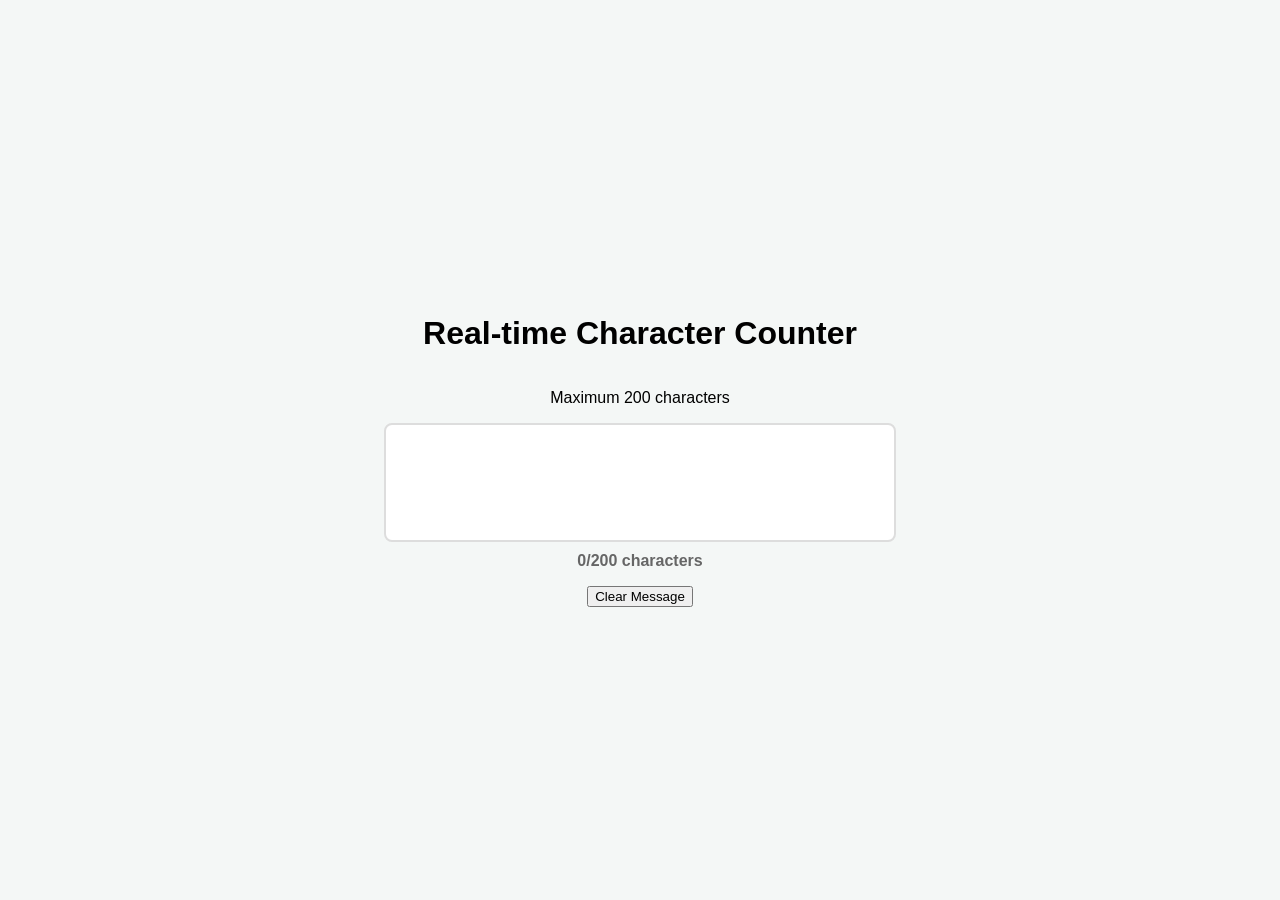
<file: characterCounter/index.html>
<!DOCTYPE html>
<html lang="en">

<head>
    <meta charset="UTF-8">
    <meta name="viewport" content="width=device-width, initial-scale=1.0">
    <title>Real-time Character Counter</title>
    <link rel="stylesheet" href="style.css">
    <style>
        .warning {
            color: red;
            display: none;
        }
    </style>

</head>

<body>
    <h1>Real-time Character Counter</h1>
    <p>Maximum 200 characters</p>
    <textarea id="message" cols="40" rows="5" maxlength="200"></textarea>
    <p id="charcount">0/200 characters</p>
    <p class="warning">You have reached the character limit!</p>
    <button id="clearBtn">Clear Message</button>

    <script src="script.js"></script>

</body>

</html>
</file>
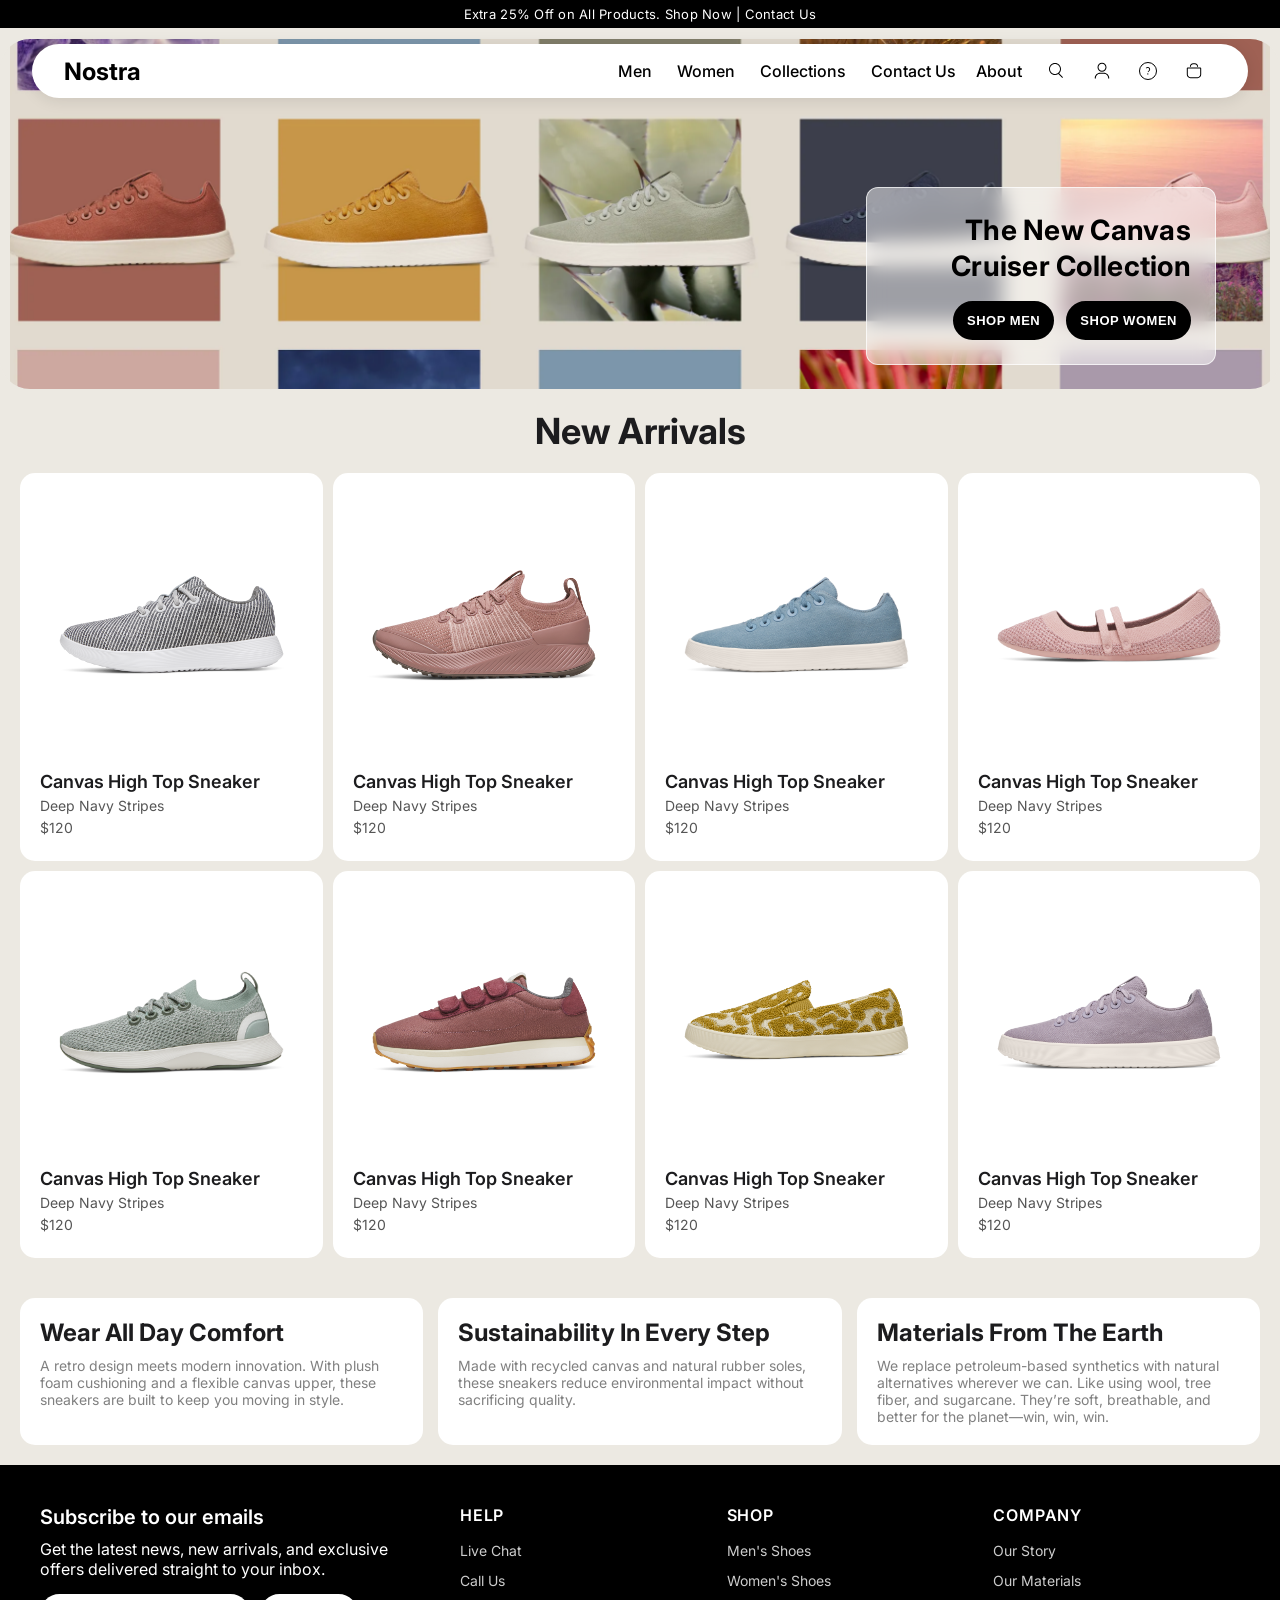
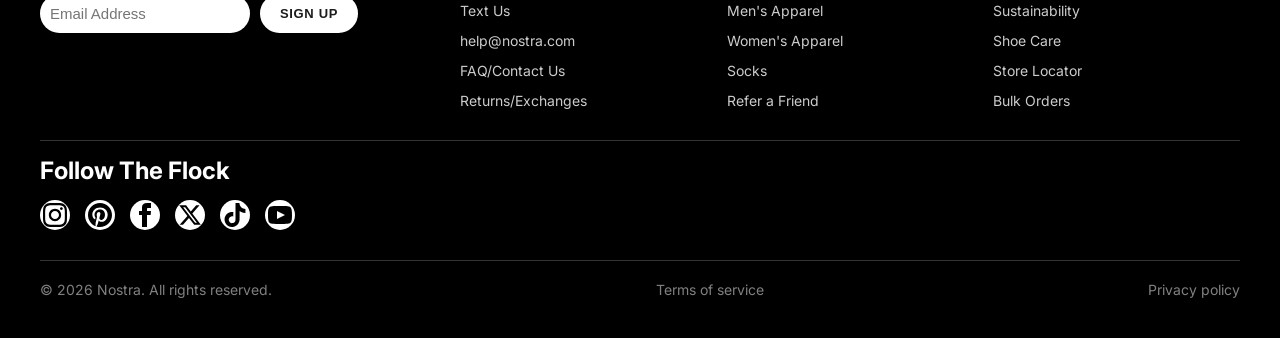
<file: nostraE-Commerce/index.html>
<!DOCTYPE html>
<html lang="en">

<head>
    <meta charset="UTF-8">
    <meta name="viewport" content="width=device-width, initial-scale=1.0">
    <title>Nostra - E-commerce Website</title>
    <link rel="preconnect" href="https://fonts.googleapis.com">
    <link rel="preconnect" href="https://fonts.gstatic.com" crossorigin>
    <link href="https://fonts.googleapis.com/css2?family=Inter:wght@300;400;500;600;700&display=swap" rel="stylesheet">
    <link rel="stylesheet" href="style.css">
    <script src="./script.js" defer></script>
</head>

<body>
    <!--Header Section-->
    <header>
        <!--Top Navigation Bar-->
        <nav class="topbar">
            <p>Extra 25% Off on All Products. <a href="./collections.html">Shop Now</a> | <a
                    href="./contact.html">Contact Us</a> </p>
        </nav>
        <!--Main Navigation Bar-->
        <nav class="mainbar">
            <div class="mainbar__menu"><svg class="mainbar__svg" fill="none" viewBox="0 0 24 24"
                    xmlns="http://www.w3.org/2000/svg">
                    <line stroke="currentColor" stroke-width="1.5" x1="6.65" y1="7.5" x2="18.35" y2="7.5"></line>
                    <line stroke="currentColor" stroke-width="1.5" x1="6.65" y1="12" x2="18.35" y2="12"></line>
                    <line stroke="currentColor" stroke-width="1.5" x1="6.65" y1="16.5" x2="13.85" y2="16.5"></line>
                </svg></div>
            <div class="mainbar__s1">
                <h2><a href="./index.html">Nostra</a></h2>
            </div>
            <div class="mainbar__s2">
                <ul>
                    <li><a href="./collections.html">Men</a></li>
                    <li><a href="./collections.html">Women</a></li>
                    <li><a href="./collections.html">Collections</a></li>
                    <li><a href="./contact.html">Contact Us</a></li>
                </ul>
            </div>
            <div class="mainbar__s3">
                <ul>
                    <li><a href="./index.html">About</a></li>
                    <li><a href="#"><svg class="mainbar__svg" fill="none" viewBox="0 0 24 24"
                                xmlns="http://www.w3.org/2000/svg">
                                <path fill-rule="evenodd" clip-rule="evenodd"
                                    d="M16 10C16 12.7614 13.7614 15 11 15C8.23858 15 6 12.7614 6 10C6 7.23858 8.23858 5 11 5C13.7614 5 16 7.23858 16 10ZM14.3328 14.99C13.3795 15.6279 12.2332 16 11 16C7.68629 16 5 13.3137 5 10C5 6.68629 7.68629 4 11 4C14.3137 4 17 6.68629 17 10C17 11.7186 16.2774 13.2685 15.1195 14.3624L18.7764 18.0193C18.9717 18.2146 18.9717 18.5312 18.7764 18.7264C18.5811 18.9217 18.2646 18.9217 18.0693 18.7264L14.3328 14.99Z"
                                    fill="currentColor"></path>
                            </svg></a></li>
                    <li><a href="#"><svg class="mainbar__svg" fill="none" viewBox="0 0 24 24"
                                xmlns="http://www.w3.org/2000/svg">
                                <path fill-rule="evenodd" clip-rule="evenodd"
                                    d="M15.5 8.35001C15.5 10.283 13.933 11.85 12 11.85C10.067 11.85 8.5 10.283 8.5 8.35001C8.5 6.41701 10.067 4.85001 12 4.85001C13.933 4.85001 15.5 6.41701 15.5 8.35001ZM16.5 8.35001C16.5 10.8353 14.4853 12.85 12 12.85C9.51472 12.85 7.5 10.8353 7.5 8.35001C7.5 5.86472 9.51472 3.85001 12 3.85001C14.4853 3.85001 16.5 5.86472 16.5 8.35001ZM5.75 19.15C5.75 16.6923 7.74233 14.7 10.2 14.7H13.8C16.2577 14.7 18.25 16.6923 18.25 19.15C18.25 19.4261 18.4739 19.65 18.75 19.65C19.0261 19.65 19.25 19.4261 19.25 19.15C19.25 16.14 16.81 13.7 13.8 13.7H10.2C7.19005 13.7 4.75 16.14 4.75 19.15C4.75 19.4261 4.97386 19.65 5.25 19.65C5.52614 19.65 5.75 19.4261 5.75 19.15Z"
                                    fill="currentColor"></path>
                            </svg></a></li>
                    <li><a href=""><svg class="mainbar__svg" fill="none" viewBox="0 0 24 24"
                                xmlns="http://www.w3.org/2000/svg">
                                <circle cx="12" cy="12" r="8.5" transform="rotate(180 12 12)" stroke="currentColor">
                                </circle>
                                <path
                                    d="M12.1663 13.21C11.823 13.21 11.6333 12.8117 11.8497 12.5452L12.3899 11.88C12.8099 11.35 13.1999 10.9 13.1999 10.22C13.1999 9.53 12.7199 8.94 11.8299 8.94C11.4012 8.94 10.9454 9.08283 10.5371 9.34209C10.279 9.50592 9.85986 9.3386 9.85986 9.03294C9.85986 8.94772 9.89246 8.8651 9.95578 8.80807C10.4168 8.39293 11.1533 8.08 11.8899 8.08C13.3199 8.08 14.1199 9.09 14.1199 10.19C14.1199 11.09 13.5399 11.75 13.0699 12.34L12.4822 13.06C12.4048 13.1549 12.2888 13.21 12.1663 13.21ZM11.8199 14.29C12.1799 14.29 12.4599 14.56 12.4599 14.92C12.4599 15.28 12.1799 15.55 11.8199 15.55H11.8099C11.4499 15.55 11.1699 15.28 11.1699 14.92C11.1699 14.56 11.4499 14.29 11.8099 14.29H11.8199Z"
                                    fill="currentColor"></path>
                            </svg></a></li>
                    <li><a href=""><svg class="mainbar__svg" fill="none" viewBox="0 0 24 24"
                                xmlns="http://www.w3.org/2000/svg">
                                <path fill-rule="evenodd" clip-rule="evenodd"
                                    d="M8.8999 7.5C8.8999 6.28498 9.88488 5.3 11.0999 5.3H12.8999C14.1149 5.3 15.0999 6.28498 15.0999 7.5C15.0999 7.77615 15.3238 8 15.5999 8C15.876 8 16.0999 7.77615 16.0999 7.5C16.0999 5.73269 14.6672 4.3 12.8999 4.3H11.0999C9.33259 4.3 7.8999 5.73269 7.8999 7.5C7.8999 7.77615 8.12376 8 8.3999 8C8.67604 8 8.8999 7.77615 8.8999 7.5ZM5.7998 15.6V9.39999H18.1998V15.6C18.1998 17.0359 17.0357 18.2 15.5998 18.2H8.39981C6.96387 18.2 5.7998 17.0359 5.7998 15.6ZM4.7998 9.29999C4.7998 8.80294 5.20275 8.39999 5.6998 8.39999H18.2998C18.7969 8.39999 19.1998 8.80294 19.1998 9.29999V15.6C19.1998 17.5882 17.588 19.2 15.5998 19.2H8.39981C6.41158 19.2 4.7998 17.5882 4.7998 15.6V9.29999Z"
                                    fill="currentColor"></path>
                            </svg></a></li>
                </ul>
            </div>
        </nav>

    </header>
    <!--Main Banner-->
    <div class="banner">
        <img src="./images/banner.png" alt="The New Canvas Cruiser Collection - Nostra Shoes">
        <div class="banner__pop">
            <h1>The New Canvas Cruiser Collection</h1>
            <div class="banner__buttons">
                <button>SHOP MEN</button>
                <button>SHOP WOMEN</button>
            </div>
        </div>
    </div>



    <!--New Arrivals-->
    <section class="newArrivals">
        <h1>New Arrivals</h1>
        <div class="newArrivals_container">
            <div class="newArrivals_item">
                <div class="newArrivals_item__img">
                    <img src="./images/newarrival_1.png" alt="">


                </div>
                <div class="newArrivals_item__details">
                    <h2>Canvas High Top Sneaker</h2>
                    <p>Deep Navy Stripes</p>
                    <p>$120</p>
                </div>
            </div>
            <div class="newArrivals_item">
                <div class="newArrivals_item__img">
                    <img src="./images/newarrival_2.png" alt="">


                </div>
                <div class="newArrivals_item__details">
                    <h2>Canvas High Top Sneaker</h2>
                    <p>Deep Navy Stripes</p>
                    <p>$120</p>
                </div>
            </div>
            <div class="newArrivals_item">
                <div class="newArrivals_item__img">
                    <img src="./images/newarrival_3.png" alt="">


                </div>
                <div class="newArrivals_item__details">
                    <h2>Canvas High Top Sneaker</h2>
                    <p>Deep Navy Stripes</p>
                    <p>$120</p>
                </div>
            </div>
            <div class="newArrivals_item">
                <div class="newArrivals_item__img">
                    <img src="./images/newarrival_4.png" alt="">


                </div>
                <div class="newArrivals_item__details">
                    <h2>Canvas High Top Sneaker</h2>
                    <p>Deep Navy Stripes</p>
                    <p>$120</p>
                </div>
            </div>
            <div class="newArrivals_item">
                <div class="newArrivals_item__img">
                    <img src="./images/newarrival_5.png" alt="">


                </div>
                <div class="newArrivals_item__details">
                    <h2>Canvas High Top Sneaker</h2>
                    <p>Deep Navy Stripes</p>
                    <p>$120</p>
                </div>
            </div>
            <div class="newArrivals_item">
                <div class="newArrivals_item__img">
                    <img src="./images/newarrival_6.png" alt="">


                </div>
                <div class="newArrivals_item__details">
                    <h2>Canvas High Top Sneaker</h2>
                    <p>Deep Navy Stripes</p>
                    <p>$120</p>
                </div>
            </div>
            <div class="newArrivals_item">
                <div class="newArrivals_item__img">
                    <img src="./images/newarrival_7.png" alt="">


                </div>
                <div class="newArrivals_item__details">
                    <h2>Canvas High Top Sneaker</h2>
                    <p>Deep Navy Stripes</p>
                    <p>$120</p>
                </div>
            </div>
            <div class="newArrivals_item">
                <div class="newArrivals_item__img">
                    <img src="./images/newarrival_8.png" alt="">


                </div>
                <div class="newArrivals_item__details">
                    <h2>Canvas High Top Sneaker</h2>
                    <p>Deep Navy Stripes</p>
                    <p>$120</p>
                </div>
            </div>
        </div>
    </section>

    <!--About Products -->

    <section class="aboutProducts">
        <div class="aboutProducts_container">
            <div class="aboutProducts_item">
                <h3>Wear All Day Comfort</h3>
                <p>A retro design meets modern innovation. With plush foam cushioning and a flexible canvas upper, these
                    sneakers are built to keep you moving in style.</p>

            </div>
            <div class="aboutProducts_item">
                <h3>Sustainability In Every Step</h3>
                <p>Made with recycled canvas and natural rubber soles, these sneakers reduce environmental impact
                    without
                    sacrificing quality.</p>

            </div>
            <div class="aboutProducts_item">
                <h3>Materials From The Earth</h3>
                <p>We replace petroleum-based synthetics with natural alternatives wherever we can. Like using wool,
                    tree
                    fiber, and sugarcane. They’re soft, breathable, and better for the planet—win, win, win.</p>
            </div>
        </div>

    </section>

    <!--footer-->
    <footer class="footer">
        <div class="footer_left">
            <div class="footer_left__s1">
                <h2>Subscribe to our emails</h2>
                <p>Get the latest news, new arrivals, and exclusive offers delivered straight to your inbox.</p>
            </div>
            <div class="footer_left_input">
                <input type="email" placeholder="Email Address">
                <button type="submit">SIGN UP</button>
            </div>
        </div>
        <div class="footer_right">
            <div class="footer_right__s1">
                <h3>Help</h3>
                <ul>
                    <li><a href="#">Live Chat</a></li>
                    <li><a href="#">Call Us</a></li>
                    <li><a href="#">Text Us</a></li>
                    <li><a href="#">help@nostra.com</a></li>
                    <li><a href="#">FAQ/Contact Us</a></li>
                    <li><a href="#">Returns/Exchanges</a></li>
                </ul>
                <span class="plus-icon">+</span>
            </div>
            <div class="footer_right__s2">
                <h3>Shop</h3>
                <ul>
                    <li><a href="#">Men's Shoes</a></li>
                    <li><a href="#">Women's Shoes</a></li>
                    <li><a href="#">Men's Apparel</a></li>
                    <li><a href="#">Women's Apparel</a></li>
                    <li><a href="#">Socks</a></li>
                    <li><a href="#">Refer a Friend</a></li>
                </ul>
                <span class="plus-icon">+</span>
            </div>
            <div class="footer_right__s3">
                <h3>Company</h3>
                <ul>
                    <li><a href="#">Our Story</a></li>
                    <li><a href="#">Our Materials</a></li>
                    <li><a href="#">Sustainability</a></li>
                    <li><a href="#">Shoe Care</a></li>
                    <li><a href="#">Store Locator</a></li>
                    <li><a href="#">Bulk Orders</a></li>
                </ul>
                <span class="plus-icon">+</span>
            </div>
        </div>
        <div class="footer_social">
            <div class="footer_social__container">
                <h2>Follow The Flock</h2>

                <div class="footer_icons">
                    <div><a href="">
                            <svg width="24" height="24" viewBox="0 0 24 24" fill="none"
                                xmlns="http://www.w3.org/2000/svg">
                                <path
                                    d="M12 2.163c3.204 0 3.584.012 4.85.07 3.252.148 4.771 1.691 4.919 4.919.058 1.265.069 1.645.069 4.849 0 3.205-.012 3.584-.069 4.849-.149 3.225-1.664 4.771-4.919 4.919-1.266.058-1.644.07-4.85.07-3.204 0-3.584-.012-4.849-.07-3.26-.149-4.771-1.699-4.919-4.92-.058-1.265-.07-1.644-.07-4.849 0-3.204.013-3.583.07-4.849.149-3.227 1.664-4.771 4.919-4.919 1.266-.057 1.645-.069 4.849-.069zm0-2.163c-3.259 0-3.667.014-4.947.072-4.358.2-6.78 2.618-6.98 6.98-.059 1.281-.073 1.689-.073 4.948 0 3.259.014 3.668.072 4.948.2 4.358 2.618 6.78 6.98 6.98 1.281.058 1.689.072 4.948.072 3.259 0 3.668-.014 4.948-.072 4.354-.2 6.782-2.618 6.979-6.98.059-1.28.073-1.689.073-4.948 0-3.259-.014-3.667-.072-4.947-.196-4.354-2.617-6.78-6.979-6.98-1.281-.059-1.69-.073-4.949-.073zm0 5.838c-3.403 0-6.162 2.759-6.162 6.162s2.759 6.163 6.162 6.163 6.162-2.759 6.162-6.163c0-3.403-2.759-6.162-6.162-6.162zm0 10.162c-2.209 0-4-1.79-4-4 0-2.209 1.791-4 4-4s4 1.791 4 4c0 2.21-1.791 4-4 4zm6.406-11.845c-.796 0-1.441.645-1.441 1.44s.645 1.44 1.441 1.44c.795 0 1.439-.645 1.439-1.44s-.644-1.44-1.439-1.44z"
                                    fill="currentColor"></path>
                            </svg>
                        </a>
                    </div>
                    <div><a href="">
                            <svg width="24" height="24" viewBox="0 0 24 24" fill="none"
                                xmlns="http://www.w3.org/2000/svg">
                                <path
                                    d="M12 0c-6.627 0-12 5.373-12 12 0 5.084 3.163 9.426 7.627 11.174-.105-.949-.2-2.405.042-3.441.218-.937 1.407-5.965 1.407-5.965s-.359-.719-.359-1.782c0-1.668.967-2.914 2.171-2.914 1.023 0 1.518.769 1.518 1.69 0 1.029-.655 2.568-.994 3.995-.283 1.194.599 2.169 1.777 2.169 2.133 0 3.772-2.249 3.772-5.495 0-2.873-2.064-4.882-5.012-4.882-3.414 0-5.418 2.561-5.418 5.207 0 1.031.397 2.138.893 2.738.098.119.112.224.083.345l-.333 1.36c-.053.22-.174.267-.402.161-1.499-.698-2.436-2.889-2.436-4.649 0-3.785 2.75-7.262 7.929-7.262 4.163 0 7.398 2.967 7.398 6.931 0 4.136-2.607 7.464-6.227 7.464-1.216 0-2.359-.631-2.75-1.378l-.748 2.853c-.271 1.043-1.002 2.35-1.492 3.146 1.124.347 2.317.535 3.554.535 6.627 0 12-5.373 12-12 0-6.628-5.373-12-12-12z"
                                    fill="currentColor"></path>
                            </svg>
                        </a>
                    </div>
                    <div><a href="">
                            <svg width="24" height="24" viewBox="0 0 24 24" fill="none"
                                xmlns="http://www.w3.org/2000/svg">
                                <path
                                    d="M9 8h-3v4h3v12h5v-12h3.642l.358-4h-4v-1.667c0-.955.192-1.333 1.115-1.333h2.885v-5h-3.808c-3.596 0-5.192 1.583-5.192 4.615v3.385z"
                                    fill="currentColor"></path>
                            </svg>
                        </a>
                    </div>
                    <div><a href="">
                            <svg width="24" height="24" viewBox="0 0 24 24" fill="none"
                                xmlns="http://www.w3.org/2000/svg">
                                <path
                                    d="M18.244 2.25h3.308l-7.227 8.26 8.502 11.24H16.17l-5.214-6.817L4.99 21.75H1.68l7.73-8.835L1.254 2.25H8.08l4.713 6.231zm-1.161 17.52h1.833L7.084 4.126H5.117z"
                                    fill="currentColor"></path>
                            </svg>
                        </a>
                    </div>
                    <div><a href="">
                            <svg width="24" height="24" viewBox="0 0 24 24" fill="none"
                                xmlns="http://www.w3.org/2000/svg">
                                <path
                                    d="M12.525.02c1.31-.02 2.61-.01 3.91-.02.08 1.53.63 3.09 1.75 4.17 1.12 1.11 2.7 1.62 4.24 1.79v4.03c-1.44-.05-2.89-.35-4.2-.97-.57-.26-1.1-.59-1.62-.93-.01 2.92.01 5.84-.02 8.75-.08 1.4-.54 2.79-1.35 3.94-1.31 1.92-3.58 3.17-5.91 3.21-1.43.08-2.86-.31-4.08-1.03-2.02-1.19-3.44-3.37-3.65-5.71-.02-.5-.03-1-.01-1.49.18-1.9 1.12-3.72 2.58-4.96 1.66-1.44 3.98-2.13 6.15-1.72.02 1.48-.04 2.96-.04 4.44-.99-.32-2.15-.23-3.02.37-.63.41-1.11 1.04-1.36 1.75-.21.51-.15 1.07-.14 1.61.24 1.64 1.82 3.02 3.5 2.87 1.12-.01 2.19-.66 2.77-1.61.19-.33.4-.67.41-1.06.1-1.79.06-3.57.07-5.36.01-4.03-.01-8.05.02-12.07z"
                                    fill="currentColor"></path>
                            </svg></a></div>
                    <div><a href="">
                            <svg width="24" height="24" viewBox="0 0 24 24" fill="none"
                                xmlns="http://www.w3.org/2000/svg">
                                <path
                                    d="M19.615 3.184c-3.604-.246-11.631-.245-15.23 0-3.897.266-4.356 2.62-4.385 8.816.029 6.185.484 8.549 4.385 8.816 3.6.245 11.626.246 15.23 0 3.897-.266 4.356-2.62 4.385-8.816-.029-6.185-.484-8.549-4.385-8.816zm-10.615 12.816v-8l8 3.993-8 4.007z"
                                    fill="currentColor"></path>
                            </svg></a>
                    </div>
                </div>
            </div>
        </div>
        <div class="footer_bottom">
            <p>© 2026 Nostra. All rights reserved.</p>
            <p><a href="">Terms of service</a></p>
            <p><a href="">Privacy policy</a></p>
        </div>
    </footer>
    <script src="./script.js"></script>
</body>

</html>
</file>
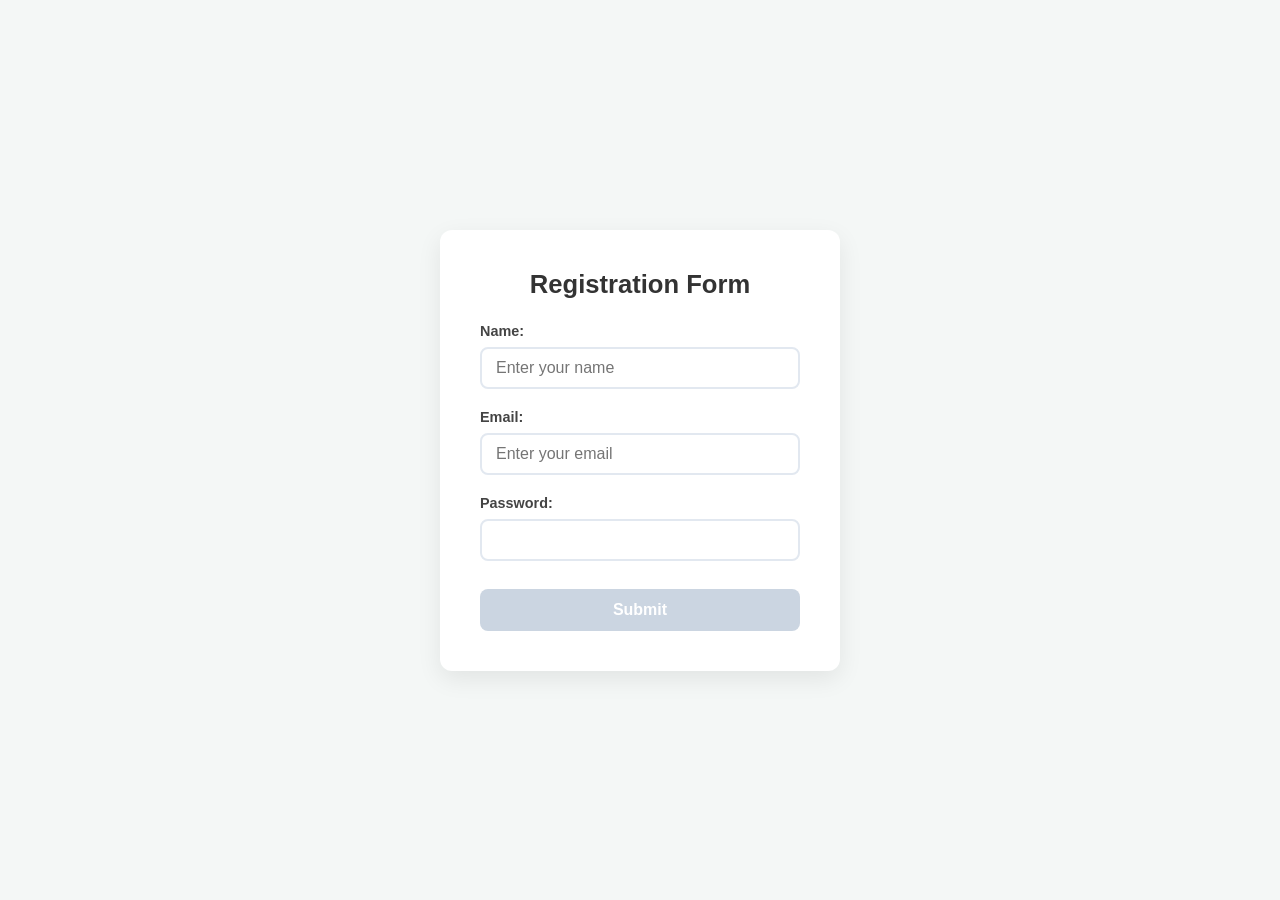
<file: registrationForm/index.html>
<!DOCTYPE html>
<html lang="en">

<head>
    <meta charset="UTF-8">
    <meta name="viewport" content="width=device-width, initial-scale=1.0">
    <title>Registration Form</title>
    <link rel="stylesheet" href="./style.css">
</head>

<body>
    <form id="regform">
        <h1>Registration Form</h1>
        
        <div class="form-group">
            <label for="name">Name:</label>
            <input type="text" placeholder="Enter your name" id="name" minlength="3" maxlength="100">
            <span id="nameerror" class="error-msg">Name must contain only letters and be at least 3 characters long</span>
        </div>

        <div class="form-group">
            <label for="email">Email:</label>
            <input type="email" placeholder="Enter your email" id="email">
            <span id="emailerror" class="error-msg">Please provide a valid Email address</span>
        </div>

        <div class="form-group">
            <label for="pswd">Password:</label>
            <input type="password" id="pswd">
            <span id="pswderror" class="error-msg">Password must contain at least 6 characters</span>
        </div>

        <button id="btn" disabled>Submit</button>
    </form>
    
    <script src="script.js"></script>
</body>

</html>
</file>
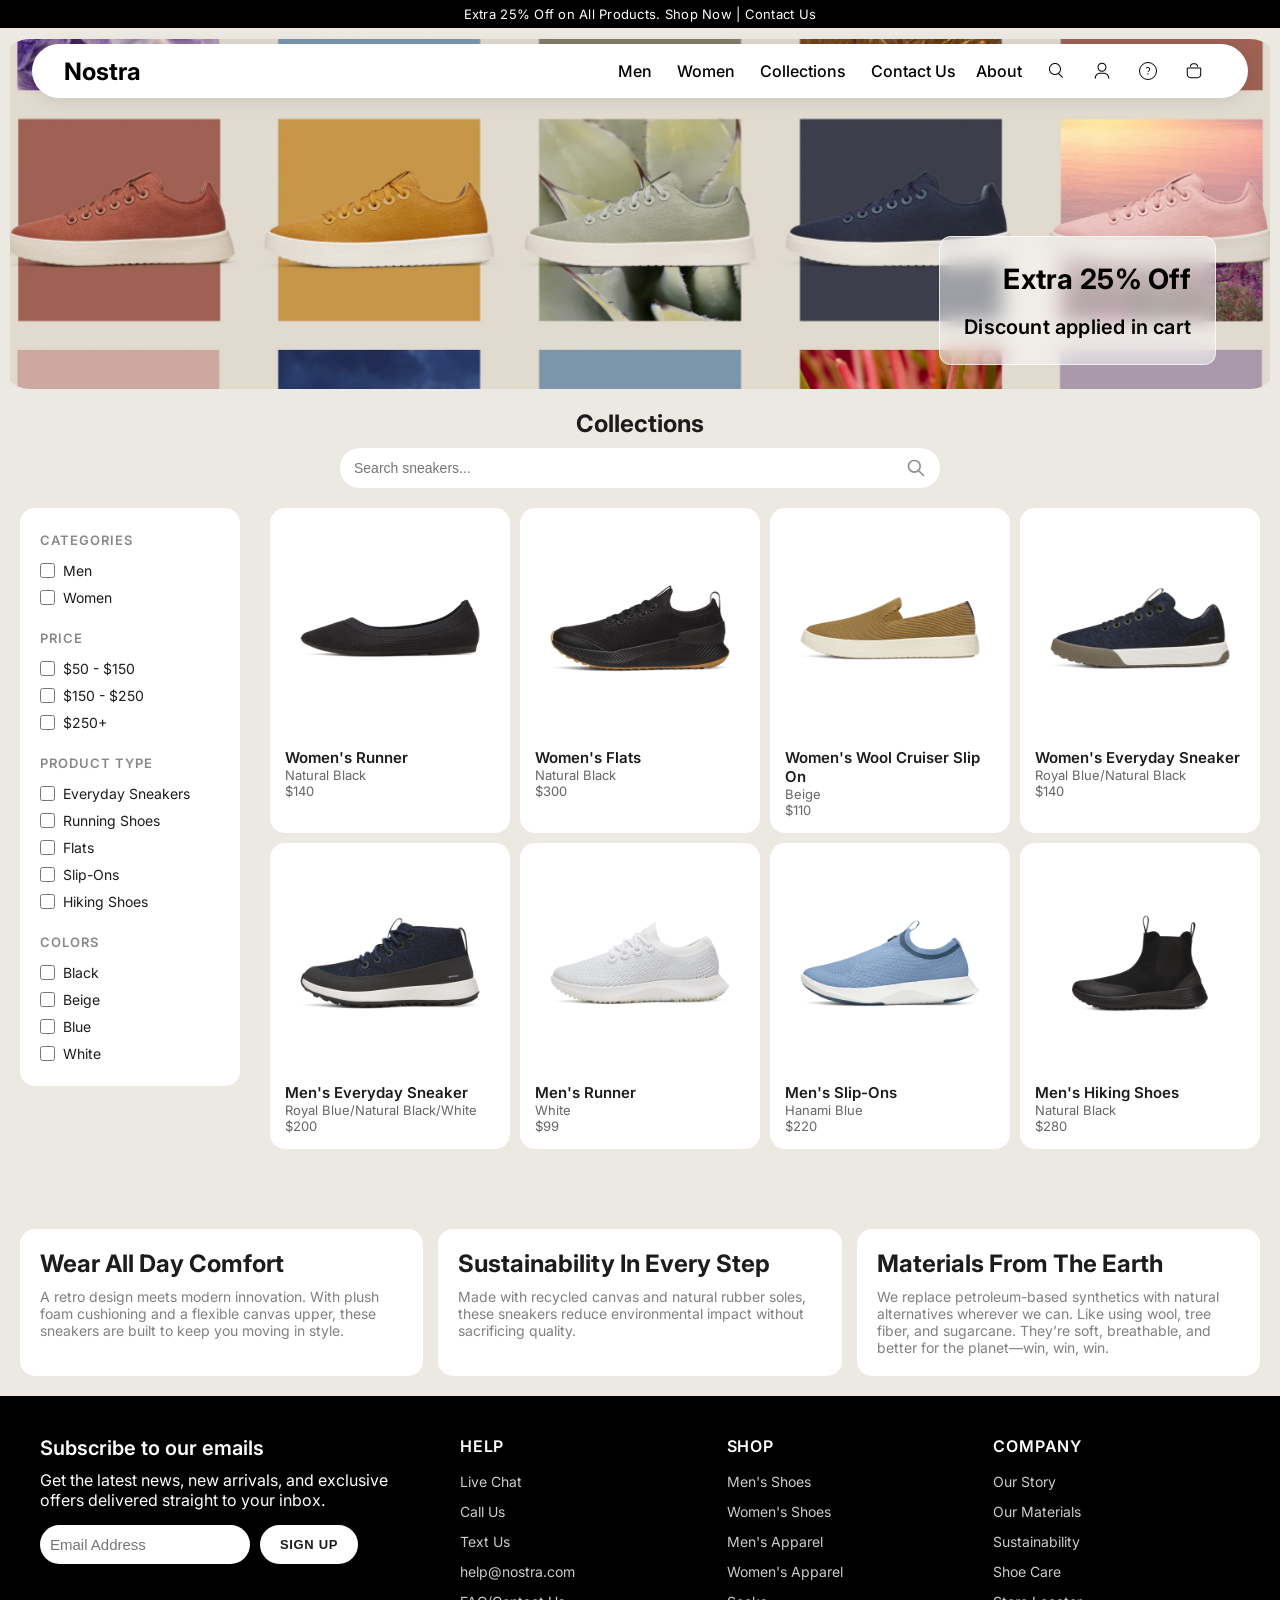
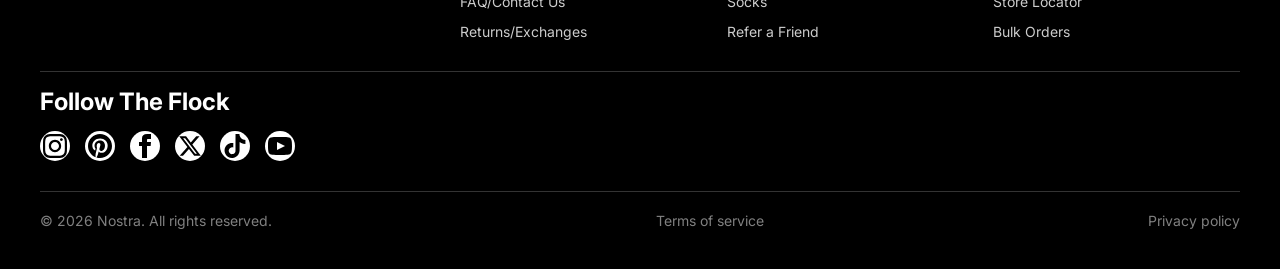
<file: nostraE-Commerce/collections.html>
<!DOCTYPE html>
<html lang="en">

<head>
    <meta charset="UTF-8">
    <meta name="viewport" content="width=device-width, initial-scale=1.0">
    <title>Nostra - E-commerce Website</title>
    <link rel="preconnect" href="https://fonts.googleapis.com">
    <link rel="preconnect" href="https://fonts.gstatic.com" crossorigin>
    <link href="https://fonts.googleapis.com/css2?family=Inter:wght@300;400;500;600;700&display=swap" rel="stylesheet">
    <link rel="stylesheet" href="style.css">

</head>

<body>
    <!--Header Section-->
    <header>
        <!--Top Navigation Bar-->
        <nav class="topbar">
            <p>Extra 25% Off on All Products. <a href="./collections.html">Shop Now</a> | <a
                    href="./contact.html">Contact Us</a> </p>
        </nav>
        <!--Main Navigation Bar-->
        <nav class="mainbar">
            <div class="mainbar__menu"><svg class="size-6" fill="none" viewBox="0 0 24 24"
                    xmlns="http://www.w3.org/2000/svg">
                    <line stroke="currentColor" stroke-width="1.5" x1="6.65" y1="7.5" x2="18.35" y2="7.5"></line>
                    <line stroke="currentColor" stroke-width="1.5" x1="6.65" y1="12" x2="18.35" y2="12"></line>
                    <line stroke="currentColor" stroke-width="1.5" x1="6.65" y1="16.5" x2="13.85" y2="16.5"></line>
                </svg></div>
            <div class="mainbar__s1">
                <h2><a href="./index.html">Nostra</a></h2>
            </div>
            <div class="mainbar__s2">
                <ul>
                    <li><a href="./collections.html">Men</a></li>
                    <li><a href="./collections.html">Women</a></li>
                    <li><a href="./collections.html">Collections</a></li>
                    <li><a href="./contact.html">Contact Us</a></li>
                </ul>
            </div>
            <div class="mainbar__s3">
                <ul>
                    <li><a href="./index.html">About</a></li>
                    <li><a href="#"><svg class="size-6" fill="none" viewBox="0 0 24 24"
                                xmlns="http://www.w3.org/2000/svg">
                                <path fill-rule="evenodd" clip-rule="evenodd"
                                    d="M16 10C16 12.7614 13.7614 15 11 15C8.23858 15 6 12.7614 6 10C6 7.23858 8.23858 5 11 5C13.7614 5 16 7.23858 16 10ZM14.3328 14.99C13.3795 15.6279 12.2332 16 11 16C7.68629 16 5 13.3137 5 10C5 6.68629 7.68629 4 11 4C14.3137 4 17 6.68629 17 10C17 11.7186 16.2774 13.2685 15.1195 14.3624L18.7764 18.0193C18.9717 18.2146 18.9717 18.5312 18.7764 18.7264C18.5811 18.9217 18.2646 18.9217 18.0693 18.7264L14.3328 14.99Z"
                                    fill="currentColor"></path>
                            </svg></a></li>
                    <li><a href="#"><svg class="size-6" fill="none" viewBox="0 0 24 24"
                                xmlns="http://www.w3.org/2000/svg">
                                <path fill-rule="evenodd" clip-rule="evenodd"
                                    d="M15.5 8.35001C15.5 10.283 13.933 11.85 12 11.85C10.067 11.85 8.5 10.283 8.5 8.35001C8.5 6.41701 10.067 4.85001 12 4.85001C13.933 4.85001 15.5 6.41701 15.5 8.35001ZM16.5 8.35001C16.5 10.8353 14.4853 12.85 12 12.85C9.51472 12.85 7.5 10.8353 7.5 8.35001C7.5 5.86472 9.51472 3.85001 12 3.85001C14.4853 3.85001 16.5 5.86472 16.5 8.35001ZM5.75 19.15C5.75 16.6923 7.74233 14.7 10.2 14.7H13.8C16.2577 14.7 18.25 16.6923 18.25 19.15C18.25 19.4261 18.4739 19.65 18.75 19.65C19.0261 19.65 19.25 19.4261 19.25 19.15C19.25 16.14 16.81 13.7 13.8 13.7H10.2C7.19005 13.7 4.75 16.14 4.75 19.15C4.75 19.4261 4.97386 19.65 5.25 19.65C5.52614 19.65 5.75 19.4261 5.75 19.15Z"
                                    fill="currentColor"></path>
                            </svg></a></li>
                    <li><a href=""><svg class="size-6" fill="none" viewBox="0 0 24 24"
                                xmlns="http://www.w3.org/2000/svg">
                                <circle cx="12" cy="12" r="8.5" transform="rotate(180 12 12)" stroke="currentColor">
                                </circle>
                                <path
                                    d="M12.1663 13.21C11.823 13.21 11.6333 12.8117 11.8497 12.5452L12.3899 11.88C12.8099 11.35 13.1999 10.9 13.1999 10.22C13.1999 9.53 12.7199 8.94 11.8299 8.94C11.4012 8.94 10.9454 9.08283 10.5371 9.34209C10.279 9.50592 9.85986 9.3386 9.85986 9.03294C9.85986 8.94772 9.89246 8.8651 9.95578 8.80807C10.4168 8.39293 11.1533 8.08 11.8899 8.08C13.3199 8.08 14.1199 9.09 14.1199 10.19C14.1199 11.09 13.5399 11.75 13.0699 12.34L12.4822 13.06C12.4048 13.1549 12.2888 13.21 12.1663 13.21ZM11.8199 14.29C12.1799 14.29 12.4599 14.56 12.4599 14.92C12.4599 15.28 12.1799 15.55 11.8199 15.55H11.8099C11.4499 15.55 11.1699 15.28 11.1699 14.92C11.1699 14.56 11.4499 14.29 11.8099 14.29H11.8199Z"
                                    fill="currentColor"></path>
                            </svg></a></li>
                    <li><a href=""><svg class="size-6" fill="none" viewBox="0 0 24 24"
                                xmlns="http://www.w3.org/2000/svg">
                                <path fill-rule="evenodd" clip-rule="evenodd"
                                    d="M8.8999 7.5C8.8999 6.28498 9.88488 5.3 11.0999 5.3H12.8999C14.1149 5.3 15.0999 6.28498 15.0999 7.5C15.0999 7.77615 15.3238 8 15.5999 8C15.876 8 16.0999 7.77615 16.0999 7.5C16.0999 5.73269 14.6672 4.3 12.8999 4.3H11.0999C9.33259 4.3 7.8999 5.73269 7.8999 7.5C7.8999 7.77615 8.12376 8 8.3999 8C8.67604 8 8.8999 7.77615 8.8999 7.5ZM5.7998 15.6V9.39999H18.1998V15.6C18.1998 17.0359 17.0357 18.2 15.5998 18.2H8.39981C6.96387 18.2 5.7998 17.0359 5.7998 15.6ZM4.7998 9.29999C4.7998 8.80294 5.20275 8.39999 5.6998 8.39999H18.2998C18.7969 8.39999 19.1998 8.80294 19.1998 9.29999V15.6C19.1998 17.5882 17.588 19.2 15.5998 19.2H8.39981C6.41158 19.2 4.7998 17.5882 4.7998 15.6V9.29999Z"
                                    fill="currentColor"></path>
                            </svg></a></li>
                </ul>
            </div>
        </nav>

    </header>
    <!--Main Banner-->
    <section>
        <div class="banner">
            <img src="./images/banner.png" alt="The New Canvas Cruiser Collection - Nostra Shoes">
            <div class="banner__pop">
                <h1>Extra 25% Off</h1>
                <p>Discount applied in cart</p>

            </div>
        </div>
    </section>

    <!--Collections Section-->
    <section class="collections">
        <div class="collections__header">
            <h1>Collections</h1>
            <div class="collections__search">
                <input type="text" id="product-search" placeholder="Search sneakers...">
                <svg width="20" height="20" viewBox="0 0 24 24" fill="none" xmlns="http://www.w3.org/2000/svg">
                    <path
                        d="M21 21L15 15M17 10C17 13.866 13.866 17 10 17C6.13401 17 3 13.866 3 10C3 6.13401 6.13401 3 10 3C13.866 3 17 6.13401 17 10Z"
                        stroke="#444" stroke-width="2" stroke-linecap="round" stroke-linejoin="round"></path>
                </svg>
            </div>
        </div>

        <div class="collections__main">
            <aside class="collections__sidebar">
                <div class="filter_group">
                    <h3>Categories</h3>
                    <label><input type="checkbox" name="category" value="men"> Men</label>
                    <label><input type="checkbox" name="category" value="women"> Women</label>
                </div>
                <div class="filter_group">
                    <h3>Price</h3>

                    <label><input type="checkbox" name="price" value="50-150"> $50 - $150</label>
                    <label><input type="checkbox" name="price" value="150-250"> $150 - $250</label>
                    <label><input type="checkbox" name="price" value="250+"> $250+</label>
                </div>
                <div class="filter_group">
                    <h3>Product Type</h3>
                    <label><input type="checkbox" name="type" value="sneakers"> Everyday Sneakers</label>
                    <label><input type="checkbox" name="type" value="running"> Running Shoes</label>
                    <label><input type="checkbox" name="type" value="flats"> Flats</label>
                    <label><input type="checkbox" name="type" value="slip-ons"> Slip-Ons</label>
                    <label><input type="checkbox" name="type" value="hiking"> Hiking Shoes</label>

                </div>
                <div class="filter_group">
                    <h3>Colors</h3>
                    <label><input type="checkbox" name="type" value="black"> Black</label>
                    <label><input type="checkbox" name="type" value="beige"> Beige</label>
                    <label><input type="checkbox" name="type" value="blue"> Blue</label>
                    <label><input type="checkbox" name="type" value="white"> White</label>

                </div>
            </aside>

            <div class="collections__container">



                <div class="collections__item" data-category="women" data-price="50-150" data-type="running"
                    data-color="black">
                    <div class="collections__item__img">
                        <img src="./images/collections_1.png" alt="">

                    </div>
                    <div class="collections__item__details">
                        <h2>Women's Runner</h2>
                        <p>Natural Black</p>
                        <p>$140</p>
                    </div>
                </div>
                <div class="collections__item" data-category="women" data-price="250+" data-type="flats"
                    data-color="black">
                    <div class="collections__item__img">
                        <img src="./images/collections_2.png" alt="">


                    </div>
                    <div class="collections__item__details">
                        <h2>Women's Flats</h2>
                        <p>Natural Black</p>
                        <p>$300</p>
                    </div>
                </div>
                <div class="collections__item" data-category="women" data-price="50-150" data-type="slip-ons"
                    data-color="beige">
                    <div class="collections__item__img">
                        <img src="./images/collections_3.png" alt="">


                    </div>
                    <div class="collections__item__details">
                        <h2>Women's Wool Cruiser Slip On</h2>
                        <p>Beige</p>
                        <p>$110</p>
                    </div>
                </div>
                <div class="collections__item" data-category="women" data-price="50-150" data-type="sneakers"
                    data-color="blue black">
                    <div class="collections__item__img">
                        <img src="./images/collections_4.png" alt="">


                    </div>
                    <div class="collections__item__details">
                        <h2>Women's Everyday Sneaker</h2>
                        <p>Royal Blue/Natural Black</p>
                        <p>$140</p>
                    </div>
                </div>
                <div class="collections__item" data-category="men" data-price="150-250" data-type="sneakers"
                    data-color="white blue black">
                    <div class="collections__item__img">
                        <img src="./images/collections_5.png" alt="">


                    </div>
                    <div class="collections__item__details">
                        <h2>Men's Everyday Sneaker</h2>
                        <p>Royal Blue/Natural Black/White</p>
                        <p>$200</p>
                    </div>
                </div>
                <div class="collections__item" data-category="men" data-price="50-150" data-type="running"
                    data-color="white">
                    <div class="collections__item__img">
                        <img src="./images/collections_6.png" alt="">


                    </div>
                    <div class="collections__item__details">
                        <h2>Men's Runner</h2>
                        <p>White</p>
                        <p>$99</p>
                    </div>
                </div>
                <div class="collections__item" data-category="men" data-price="150-250" data-type="slip-ons"
                    data-color="blue">
                    <div class="collections__item__img">
                        <img src="./images/collections_7.png" alt="">


                    </div>
                    <div class="collections__item__details">
                        <h2>Men's Slip-Ons</h2>
                        <p>Hanami Blue</p>
                        <p>$220</p>
                    </div>
                </div>
                <div class="collections__item" data-category="men" data-price="250+" data-type="hiking"
                    data-color="black">
                    <div class="collections__item__img">
                        <img src="./images/collections_8.png" alt="">


                    </div>
                    <div class="collections__item__details">
                        <h2>Men's Hiking Shoes</h2>
                        <p>Natural Black</p>
                        <p>$280</p>
                    </div>
                </div>
            </div>
    </section>



    <!--About Products -->

    <section class="aboutProducts">

        <div class="aboutProducts_container">
            <div class="aboutProducts_item">
                <h3>Wear All Day Comfort</h3>
                <p>A retro design meets modern innovation. With plush foam cushioning and a flexible canvas upper, these
                    sneakers are built to keep you moving in style.</p>

            </div>
            <div class="aboutProducts_item">
                <h3>Sustainability In Every Step</h3>
                <p>Made with recycled canvas and natural rubber soles, these sneakers reduce environmental impact
                    without
                    sacrificing quality.</p>

            </div>
            <div class="aboutProducts_item">
                <h3>Materials From The Earth</h3>
                <p>We replace petroleum-based synthetics with natural alternatives wherever we can. Like using wool,
                    tree
                    fiber, and sugarcane. They’re soft, breathable, and better for the planet—win, win, win.</p>
            </div>
        </div>

    </section>

    <!--footer-->
    <footer class="footer">
        <div class="footer_left">
            <div class="footer_left__s1">
                <h2>Subscribe to our emails</h2>
                <p>Get the latest news, new arrivals, and exclusive offers delivered straight to your inbox.</p>
            </div>
            <div class="footer_left_input">
                <input type="email" placeholder="Email Address">
                <button type="submit">SIGN UP</button>
            </div>
        </div>
        <div class="footer_right">
            <div class="footer_right__s1">
                <h3>Help</h3>
                <ul>
                    <li><a href="#">Live Chat</a></li>
                    <li><a href="#">Call Us</a></li>
                    <li><a href="#">Text Us</a></li>
                    <li><a href="#">help@nostra.com</a></li>
                    <li><a href="#">FAQ/Contact Us</a></li>
                    <li><a href="#">Returns/Exchanges</a></li>
                </ul>
                <span class="plus-icon">+</span>
            </div>
            <div class="footer_right__s2">
                <h3>Shop</h3>
                <ul>
                    <li><a href="#">Men's Shoes</a></li>
                    <li><a href="#">Women's Shoes</a></li>
                    <li><a href="#">Men's Apparel</a></li>
                    <li><a href="#">Women's Apparel</a></li>
                    <li><a href="#">Socks</a></li>
                    <li><a href="#">Refer a Friend</a></li>
                </ul>
                <span class="plus-icon">+</span>
            </div>
            <div class="footer_right__s3">
                <h3>Company</h3>
                <ul>
                    <li><a href="#">Our Story</a></li>
                    <li><a href="#">Our Materials</a></li>
                    <li><a href="#">Sustainability</a></li>
                    <li><a href="#">Shoe Care</a></li>
                    <li><a href="#">Store Locator</a></li>
                    <li><a href="#">Bulk Orders</a></li>
                </ul>
                <span class="plus-icon">+</span>
            </div>
        </div>
        <div class="footer_social">
            <div class="footer_social__container">
                <h2>Follow The Flock</h2>

                <div class="footer_icons">
                    <div><a href="">
                            <svg width="24" height="24" viewBox="0 0 24 24" fill="none"
                                xmlns="http://www.w3.org/2000/svg">
                                <path
                                    d="M12 2.163c3.204 0 3.584.012 4.85.07 3.252.148 4.771 1.691 4.919 4.919.058 1.265.069 1.645.069 4.849 0 3.205-.012 3.584-.069 4.849-.149 3.225-1.664 4.771-4.919 4.919-1.266.058-1.644.07-4.85.07-3.204 0-3.584-.012-4.849-.07-3.26-.149-4.771-1.699-4.919-4.92-.058-1.265-.07-1.644-.07-4.849 0-3.204.013-3.583.07-4.849.149-3.227 1.664-4.771 4.919-4.919 1.266-.057 1.645-.069 4.849-.069zm0-2.163c-3.259 0-3.667.014-4.947.072-4.358.2-6.78 2.618-6.98 6.98-.059 1.281-.073 1.689-.073 4.948 0 3.259.014 3.668.072 4.948.2 4.358 2.618 6.78 6.98 6.98 1.281.058 1.689.072 4.948.072 3.259 0 3.668-.014 4.948-.072 4.354-.2 6.782-2.618 6.979-6.98.059-1.28.073-1.689.073-4.948 0-3.259-.014-3.667-.072-4.947-.196-4.354-2.617-6.78-6.979-6.98-1.281-.059-1.69-.073-4.949-.073zm0 5.838c-3.403 0-6.162 2.759-6.162 6.162s2.759 6.163 6.162 6.163 6.162-2.759 6.162-6.163c0-3.403-2.759-6.162-6.162-6.162zm0 10.162c-2.209 0-4-1.79-4-4 0-2.209 1.791-4 4-4s4 1.791 4 4c0 2.21-1.791 4-4 4zm6.406-11.845c-.796 0-1.441.645-1.441 1.44s.645 1.44 1.441 1.44c.795 0 1.439-.645 1.439-1.44s-.644-1.44-1.439-1.44z"
                                    fill="currentColor"></path>
                            </svg>
                        </a>
                    </div>
                    <div><a href="">
                            <svg width="24" height="24" viewBox="0 0 24 24" fill="none"
                                xmlns="http://www.w3.org/2000/svg">
                                <path
                                    d="M12 0c-6.627 0-12 5.373-12 12 0 5.084 3.163 9.426 7.627 11.174-.105-.949-.2-2.405.042-3.441.218-.937 1.407-5.965 1.407-5.965s-.359-.719-.359-1.782c0-1.668.967-2.914 2.171-2.914 1.023 0 1.518.769 1.518 1.69 0 1.029-.655 2.568-.994 3.995-.283 1.194.599 2.169 1.777 2.169 2.133 0 3.772-2.249 3.772-5.495 0-2.873-2.064-4.882-5.012-4.882-3.414 0-5.418 2.561-5.418 5.207 0 1.031.397 2.138.893 2.738.098.119.112.224.083.345l-.333 1.36c-.053.22-.174.267-.402.161-1.499-.698-2.436-2.889-2.436-4.649 0-3.785 2.75-7.262 7.929-7.262 4.163 0 7.398 2.967 7.398 6.931 0 4.136-2.607 7.464-6.227 7.464-1.216 0-2.359-.631-2.75-1.378l-.748 2.853c-.271 1.043-1.002 2.35-1.492 3.146 1.124.347 2.317.535 3.554.535 6.627 0 12-5.373 12-12 0-6.628-5.373-12-12-12z"
                                    fill="currentColor"></path>
                            </svg>
                        </a>
                    </div>
                    <div><a href="">
                            <svg width="24" height="24" viewBox="0 0 24 24" fill="none"
                                xmlns="http://www.w3.org/2000/svg">
                                <path
                                    d="M9 8h-3v4h3v12h5v-12h3.642l.358-4h-4v-1.667c0-.955.192-1.333 1.115-1.333h2.885v-5h-3.808c-3.596 0-5.192 1.583-5.192 4.615v3.385z"
                                    fill="currentColor"></path>
                            </svg>
                        </a>
                    </div>
                    <div><a href="">
                            <svg width="24" height="24" viewBox="0 0 24 24" fill="none"
                                xmlns="http://www.w3.org/2000/svg">
                                <path
                                    d="M18.244 2.25h3.308l-7.227 8.26 8.502 11.24H16.17l-5.214-6.817L4.99 21.75H1.68l7.73-8.835L1.254 2.25H8.08l4.713 6.231zm-1.161 17.52h1.833L7.084 4.126H5.117z"
                                    fill="currentColor"></path>
                            </svg>
                        </a>
                    </div>
                    <div><a href="">
                            <svg width="24" height="24" viewBox="0 0 24 24" fill="none"
                                xmlns="http://www.w3.org/2000/svg">
                                <path
                                    d="M12.525.02c1.31-.02 2.61-.01 3.91-.02.08 1.53.63 3.09 1.75 4.17 1.12 1.11 2.7 1.62 4.24 1.79v4.03c-1.44-.05-2.89-.35-4.2-.97-.57-.26-1.1-.59-1.62-.93-.01 2.92.01 5.84-.02 8.75-.08 1.4-.54 2.79-1.35 3.94-1.31 1.92-3.58 3.17-5.91 3.21-1.43.08-2.86-.31-4.08-1.03-2.02-1.19-3.44-3.37-3.65-5.71-.02-.5-.03-1-.01-1.49.18-1.9 1.12-3.72 2.58-4.96 1.66-1.44 3.98-2.13 6.15-1.72.02 1.48-.04 2.96-.04 4.44-.99-.32-2.15-.23-3.02.37-.63.41-1.11 1.04-1.36 1.75-.21.51-.15 1.07-.14 1.61.24 1.64 1.82 3.02 3.5 2.87 1.12-.01 2.19-.66 2.77-1.61.19-.33.4-.67.41-1.06.1-1.79.06-3.57.07-5.36.01-4.03-.01-8.05.02-12.07z"
                                    fill="currentColor"></path>
                            </svg></a></div>
                    <div><a href="">
                            <svg width="24" height="24" viewBox="0 0 24 24" fill="none"
                                xmlns="http://www.w3.org/2000/svg">
                                <path
                                    d="M19.615 3.184c-3.604-.246-11.631-.245-15.23 0-3.897.266-4.356 2.62-4.385 8.816.029 6.185.484 8.549 4.385 8.816 3.6.245 11.626.246 15.23 0 3.897-.266 4.356-2.62 4.385-8.816-.029-6.185-.484-8.549-4.385-8.816zm-10.615 12.816v-8l8 3.993-8 4.007z"
                                    fill="currentColor"></path>
                            </svg></a>
                    </div>
                </div>
            </div>
        </div>
        <div class="footer_bottom">
            <p>© 2026 Nostra. All rights reserved.</p>
            <p><a href="">Terms of service</a></p>
            <p><a href="">Privacy policy</a></p>
        </div>
    </footer>
    <script src="./script.js"></script>
</body>

</html>
</file>
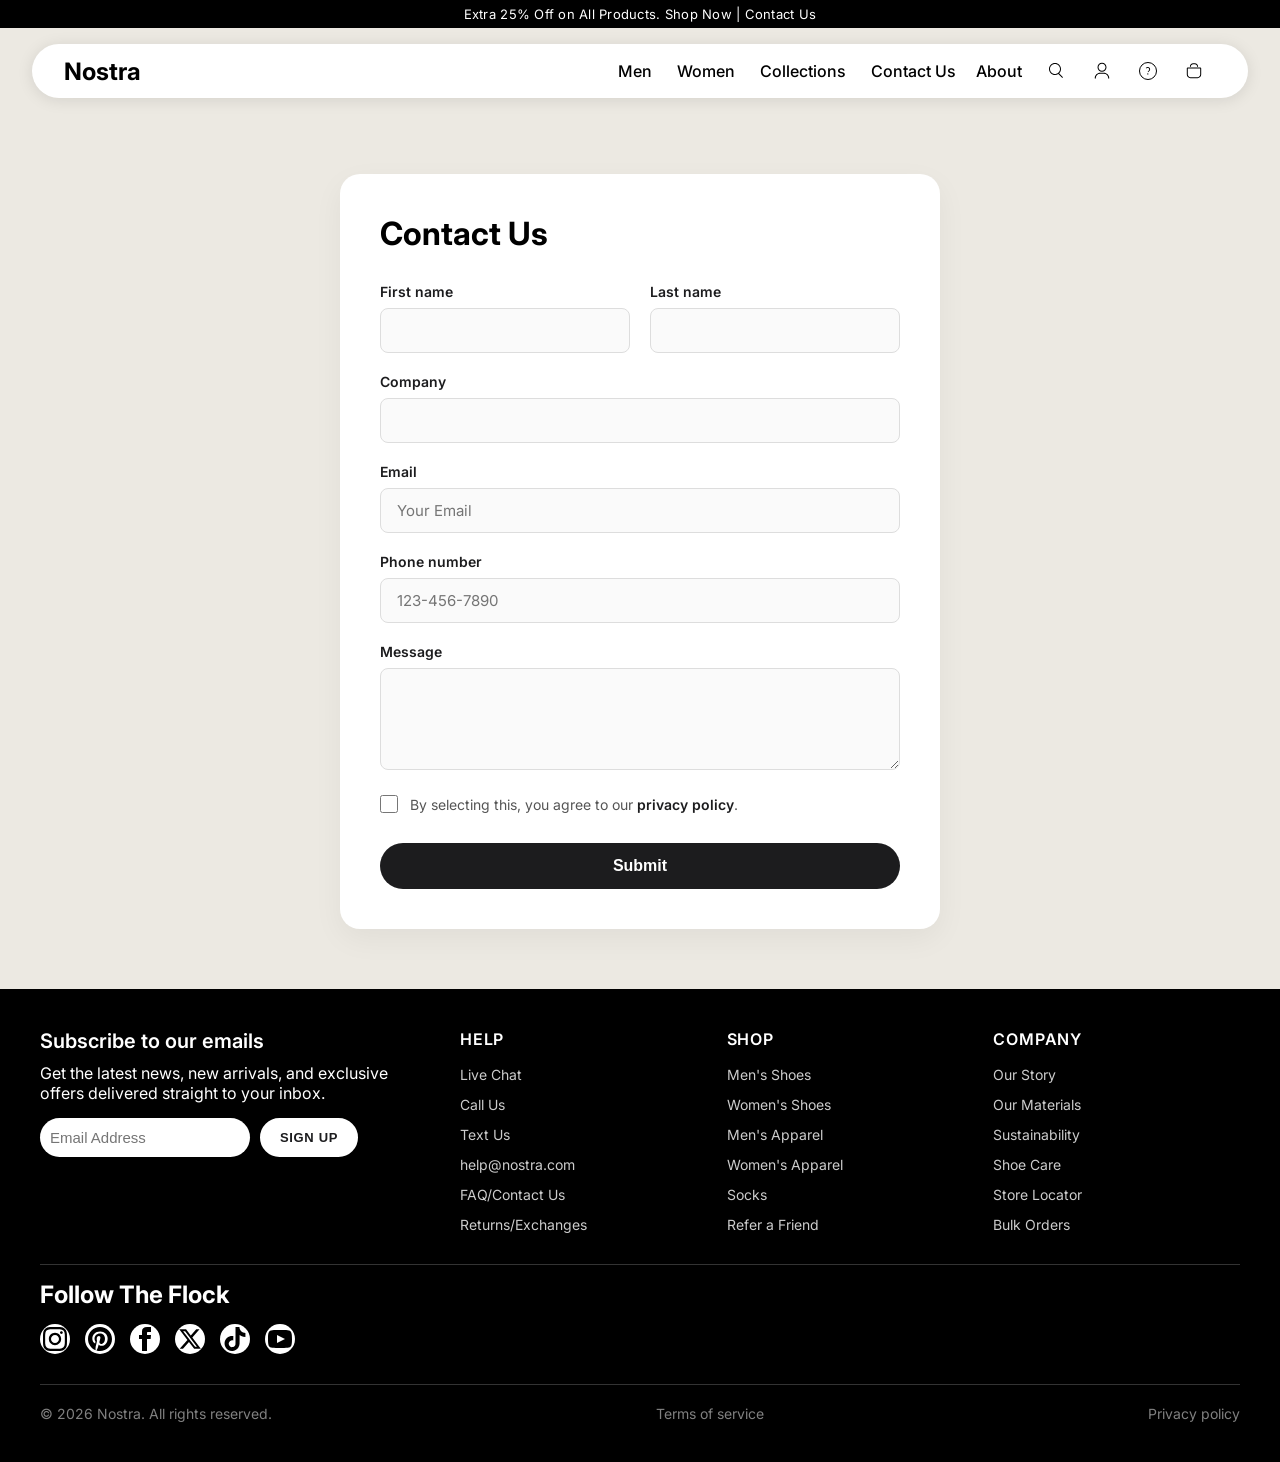
<file: nostraE-Commerce/contact.html>
<!DOCTYPE html>
<html lang="en">

<head>
    <meta charset="UTF-8">
    <meta name="viewport" content="width=device-width, initial-scale=1.0">
    <title>Nostra - E-commerce Website</title>
    <link rel="preconnect" href="https://fonts.googleapis.com">
    <link rel="preconnect" href="https://fonts.gstatic.com" crossorigin>
    <link href="https://fonts.googleapis.com/css2?family=Inter:wght@300;400;500;600;700&display=swap" rel="stylesheet">
    <link rel="stylesheet" href="style.css">
</head>

<body>
    <!--Header Section-->
    <header>
        <!--Top Navigation Bar-->
        <nav class="topbar">
            <p>Extra 25% Off on All Products. <a href="./collections.html">Shop Now</a> | <a
                    href="./contact.html">Contact Us</a> </p>
        </nav>
        <!--Main Navigation Bar-->
        <nav class="mainbar">
            <div class="mainbar__menu"><svg class="size-6" fill="none" viewBox="0 0 24 24"
                    xmlns="http://www.w3.org/2000/svg">
                    <line stroke="currentColor" stroke-width="1.5" x1="6.65" y1="7.5" x2="18.35" y2="7.5"></line>
                    <line stroke="currentColor" stroke-width="1.5" x1="6.65" y1="12" x2="18.35" y2="12"></line>
                    <line stroke="currentColor" stroke-width="1.5" x1="6.65" y1="16.5" x2="13.85" y2="16.5"></line>
                </svg></div>
            <div class="mainbar__s1">
                <h2><a href="./index.html">Nostra</a></h2>
            </div>
            <div class="mainbar__s2">
                <ul>
                    <li><a href="./collections.html">Men</a></li>
                    <li><a href="./collections.html">Women</a></li>
                    <li><a href="./collections.html">Collections</a></li>
                    <li><a href="./contact.html">Contact Us</a></li>
                </ul>
            </div>
            <div class="mainbar__s3">
                <ul>
                    <li><a href="./index.html">About</a></li>
                    <li><a href="#"><svg class="size-6" fill="none" viewBox="0 0 24 24"
                                xmlns="http://www.w3.org/2000/svg">
                                <path fill-rule="evenodd" clip-rule="evenodd"
                                    d="M16 10C16 12.7614 13.7614 15 11 15C8.23858 15 6 12.7614 6 10C6 7.23858 8.23858 5 11 5C13.7614 5 16 7.23858 16 10ZM14.3328 14.99C13.3795 15.6279 12.2332 16 11 16C7.68629 16 5 13.3137 5 10C5 6.68629 7.68629 4 11 4C14.3137 4 17 6.68629 17 10C17 11.7186 16.2774 13.2685 15.1195 14.3624L18.7764 18.0193C18.9717 18.2146 18.9717 18.5312 18.7764 18.7264C18.5811 18.9217 18.2646 18.9217 18.0693 18.7264L14.3328 14.99Z"
                                    fill="currentColor"></path>
                            </svg></a></li>
                    <li><a href="#"><svg class="size-6" fill="none" viewBox="0 0 24 24"
                                xmlns="http://www.w3.org/2000/svg">
                                <path fill-rule="evenodd" clip-rule="evenodd"
                                    d="M15.5 8.35001C15.5 10.283 13.933 11.85 12 11.85C10.067 11.85 8.5 10.283 8.5 8.35001C8.5 6.41701 10.067 4.85001 12 4.85001C13.933 4.85001 15.5 6.41701 15.5 8.35001ZM16.5 8.35001C16.5 10.8353 14.4853 12.85 12 12.85C9.51472 12.85 7.5 10.8353 7.5 8.35001C7.5 5.86472 9.51472 3.85001 12 3.85001C14.4853 3.85001 16.5 5.86472 16.5 8.35001ZM5.75 19.15C5.75 16.6923 7.74233 14.7 10.2 14.7H13.8C16.2577 14.7 18.25 16.6923 18.25 19.15C18.25 19.4261 18.4739 19.65 18.75 19.65C19.0261 19.65 19.25 19.4261 19.25 19.15C19.25 16.14 16.81 13.7 13.8 13.7H10.2C7.19005 13.7 4.75 16.14 4.75 19.15C4.75 19.4261 4.97386 19.65 5.25 19.65C5.52614 19.65 5.75 19.4261 5.75 19.15Z"
                                    fill="currentColor"></path>
                            </svg></a></li>
                    <li><a href=""><svg class="size-6" fill="none" viewBox="0 0 24 24"
                                xmlns="http://www.w3.org/2000/svg">
                                <circle cx="12" cy="12" r="8.5" transform="rotate(180 12 12)" stroke="currentColor">
                                </circle>
                                <path
                                    d="M12.1663 13.21C11.823 13.21 11.6333 12.8117 11.8497 12.5452L12.3899 11.88C12.8099 11.35 13.1999 10.9 13.1999 10.22C13.1999 9.53 12.7199 8.94 11.8299 8.94C11.4012 8.94 10.9454 9.08283 10.5371 9.34209C10.279 9.50592 9.85986 9.3386 9.85986 9.03294C9.85986 8.94772 9.89246 8.8651 9.95578 8.80807C10.4168 8.39293 11.1533 8.08 11.8899 8.08C13.3199 8.08 14.1199 9.09 14.1199 10.19C14.1199 11.09 13.5399 11.75 13.0699 12.34L12.4822 13.06C12.4048 13.1549 12.2888 13.21 12.1663 13.21ZM11.8199 14.29C12.1799 14.29 12.4599 14.56 12.4599 14.92C12.4599 15.28 12.1799 15.55 11.8199 15.55H11.8099C11.4499 15.55 11.1699 15.28 11.1699 14.92C11.1699 14.56 11.4499 14.29 11.8099 14.29H11.8199Z"
                                    fill="currentColor"></path>
                            </svg></a></li>
                    <li><a href=""><svg class="size-6" fill="none" viewBox="0 0 24 24"
                                xmlns="http://www.w3.org/2000/svg">
                                <path fill-rule="evenodd" clip-rule="evenodd"
                                    d="M8.8999 7.5C8.8999 6.28498 9.88488 5.3 11.0999 5.3H12.8999C14.1149 5.3 15.0999 6.28498 15.0999 7.5C15.0999 7.77615 15.3238 8 15.5999 8C15.876 8 16.0999 7.77615 16.0999 7.5C16.0999 5.73269 14.6672 4.3 12.8999 4.3H11.0999C9.33259 4.3 7.8999 5.73269 7.8999 7.5C7.8999 7.77615 8.12376 8 8.3999 8C8.67604 8 8.8999 7.77615 8.8999 7.5ZM5.7998 15.6V9.39999H18.1998V15.6C18.1998 17.0359 17.0357 18.2 15.5998 18.2H8.39981C6.96387 18.2 5.7998 17.0359 5.7998 15.6ZM4.7998 9.29999C4.7998 8.80294 5.20275 8.39999 5.6998 8.39999H18.2998C18.7969 8.39999 19.1998 8.80294 19.1998 9.29999V15.6C19.1998 17.5882 17.588 19.2 15.5998 19.2H8.39981C6.41158 19.2 4.7998 17.5882 4.7998 15.6V9.29999Z"
                                    fill="currentColor"></path>
                            </svg></a></li>
                </ul>
            </div>
        </nav>

    </header>


    <!--Contact Form-->
    <section class="contact">
        <div class="contact__container">
            <div class="contact__container__header">
                <h1>Contact Us</h1>
            </div>
            <form action="#" method="POST" class="contact__container__form">
                <div class="form-group-row">
                    <div class="form-group">
                        <label for="first-name">First name</label>
                        <input id="first-name" type="text" name="first-name" autocomplete="given-name" />
                    </div>
                    <div class="form-group">
                        <label for="last-name">Last name</label>
                        <input id="last-name" type="text" name="last-name" autocomplete="family-name" />
                    </div>
                </div>
                <div class="form-group">
                    <label for="company">Company</label>
                    <input id="company" type="text" name="company" autocomplete="organization" />
                </div>
                <div class="form-group">
                    <label for="email">Email</label>
                    <input id="email" type="email" name="email" autocomplete="email" placeholder="Your Email" />
                </div>
                <div class="form-group">
                    <label for="phone-number">Phone number</label>
                    <input id="phone-number" type="text" name="phone-number" placeholder="123-456-7890" />
                </div>
                <div class="form-group">
                    <label for="message">Message</label>
                    <textarea id="message" name="message" rows="4"></textarea>
                </div>
                <div class="form-group-checkbox">
                    <input id="agree-to-policies" type="checkbox" name="agree-to-policies" />
                    <label for="agree-to-policies">
                        By selecting this, you agree to our
                        <a href="#">privacy policy</a>.
                    </label>
                </div>
                <div class="form-submit">
                    <button type="submit">Submit</button>
                </div>
            </form>
        </div>
    </section>

    <!--footer-->
    <footer class="footer">
        <div class="footer_left">
            <div class="footer_left__s1">
                <h2>Subscribe to our emails</h2>
                <p>Get the latest news, new arrivals, and exclusive offers delivered straight to your inbox.</p>
            </div>
            <div class="footer_left_input">
                <input type="email" placeholder="Email Address">
                <button type="submit">SIGN UP</button>
            </div>
        </div>
        <div class="footer_right">
            <div class="footer_right__s1">
                <h3>Help</h3>
                <ul>
                    <li><a href="#">Live Chat</a></li>
                    <li><a href="#">Call Us</a></li>
                    <li><a href="#">Text Us</a></li>
                    <li><a href="#">help@nostra.com</a></li>
                    <li><a href="#">FAQ/Contact Us</a></li>
                    <li><a href="#">Returns/Exchanges</a></li>
                </ul>
                <span class="plus-icon">+</span>
            </div>
            <div class="footer_right__s2">
                <h3>Shop</h3>
                <ul>
                    <li><a href="#">Men's Shoes</a></li>
                    <li><a href="#">Women's Shoes</a></li>
                    <li><a href="#">Men's Apparel</a></li>
                    <li><a href="#">Women's Apparel</a></li>
                    <li><a href="#">Socks</a></li>
                    <li><a href="#">Refer a Friend</a></li>
                </ul>
                <span class="plus-icon">+</span>
            </div>
            <div class="footer_right__s3">
                <h3>Company</h3>
                <ul>
                    <li><a href="#">Our Story</a></li>
                    <li><a href="#">Our Materials</a></li>
                    <li><a href="#">Sustainability</a></li>
                    <li><a href="#">Shoe Care</a></li>
                    <li><a href="#">Store Locator</a></li>
                    <li><a href="#">Bulk Orders</a></li>
                </ul>
                <span class="plus-icon">+</span>
            </div>
        </div>
        <div class="footer_social">
            <div class="footer_social__container">
                <h2>Follow The Flock</h2>

                <div class="footer_icons">
                    <div><a href="">
                            <svg width="24" height="24" viewBox="0 0 24 24" fill="none"
                                xmlns="http://www.w3.org/2000/svg">
                                <path
                                    d="M12 2.163c3.204 0 3.584.012 4.85.07 3.252.148 4.771 1.691 4.919 4.919.058 1.265.069 1.645.069 4.849 0 3.205-.012 3.584-.069 4.849-.149 3.225-1.664 4.771-4.919 4.919-1.266.058-1.644.07-4.85.07-3.204 0-3.584-.012-4.849-.07-3.26-.149-4.771-1.699-4.919-4.92-.058-1.265-.07-1.644-.07-4.849 0-3.204.013-3.583.07-4.849.149-3.227 1.664-4.771 4.919-4.919 1.266-.057 1.645-.069 4.849-.069zm0-2.163c-3.259 0-3.667.014-4.947.072-4.358.2-6.78 2.618-6.98 6.98-.059 1.281-.073 1.689-.073 4.948 0 3.259.014 3.668.072 4.948.2 4.358 2.618 6.78 6.98 6.98 1.281.058 1.689.072 4.948.072 3.259 0 3.668-.014 4.948-.072 4.354-.2 6.782-2.618 6.979-6.98.059-1.28.073-1.689.073-4.948 0-3.259-.014-3.667-.072-4.947-.196-4.354-2.617-6.78-6.979-6.98-1.281-.059-1.69-.073-4.949-.073zm0 5.838c-3.403 0-6.162 2.759-6.162 6.162s2.759 6.163 6.162 6.163 6.162-2.759 6.162-6.163c0-3.403-2.759-6.162-6.162-6.162zm0 10.162c-2.209 0-4-1.79-4-4 0-2.209 1.791-4 4-4s4 1.791 4 4c0 2.21-1.791 4-4 4zm6.406-11.845c-.796 0-1.441.645-1.441 1.44s.645 1.44 1.441 1.44c.795 0 1.439-.645 1.439-1.44s-.644-1.44-1.439-1.44z"
                                    fill="currentColor"></path>
                            </svg>
                        </a>
                    </div>
                    <div><a href="">
                            <svg width="24" height="24" viewBox="0 0 24 24" fill="none"
                                xmlns="http://www.w3.org/2000/svg">
                                <path
                                    d="M12 0c-6.627 0-12 5.373-12 12 0 5.084 3.163 9.426 7.627 11.174-.105-.949-.2-2.405.042-3.441.218-.937 1.407-5.965 1.407-5.965s-.359-.719-.359-1.782c0-1.668.967-2.914 2.171-2.914 1.023 0 1.518.769 1.518 1.69 0 1.029-.655 2.568-.994 3.995-.283 1.194.599 2.169 1.777 2.169 2.133 0 3.772-2.249 3.772-5.495 0-2.873-2.064-4.882-5.012-4.882-3.414 0-5.418 2.561-5.418 5.207 0 1.031.397 2.138.893 2.738.098.119.112.224.083.345l-.333 1.36c-.053.22-.174.267-.402.161-1.499-.698-2.436-2.889-2.436-4.649 0-3.785 2.75-7.262 7.929-7.262 4.163 0 7.398 2.967 7.398 6.931 0 4.136-2.607 7.464-6.227 7.464-1.216 0-2.359-.631-2.75-1.378l-.748 2.853c-.271 1.043-1.002 2.35-1.492 3.146 1.124.347 2.317.535 3.554.535 6.627 0 12-5.373 12-12 0-6.628-5.373-12-12-12z"
                                    fill="currentColor"></path>
                            </svg>
                        </a>
                    </div>
                    <div><a href="">
                            <svg width="24" height="24" viewBox="0 0 24 24" fill="none"
                                xmlns="http://www.w3.org/2000/svg">
                                <path
                                    d="M9 8h-3v4h3v12h5v-12h3.642l.358-4h-4v-1.667c0-.955.192-1.333 1.115-1.333h2.885v-5h-3.808c-3.596 0-5.192 1.583-5.192 4.615v3.385z"
                                    fill="currentColor"></path>
                            </svg>
                        </a>
                    </div>
                    <div><a href="">
                            <svg width="24" height="24" viewBox="0 0 24 24" fill="none"
                                xmlns="http://www.w3.org/2000/svg">
                                <path
                                    d="M18.244 2.25h3.308l-7.227 8.26 8.502 11.24H16.17l-5.214-6.817L4.99 21.75H1.68l7.73-8.835L1.254 2.25H8.08l4.713 6.231zm-1.161 17.52h1.833L7.084 4.126H5.117z"
                                    fill="currentColor"></path>
                            </svg>
                        </a>
                    </div>
                    <div><a href="">
                            <svg width="24" height="24" viewBox="0 0 24 24" fill="none"
                                xmlns="http://www.w3.org/2000/svg">
                                <path
                                    d="M12.525.02c1.31-.02 2.61-.01 3.91-.02.08 1.53.63 3.09 1.75 4.17 1.12 1.11 2.7 1.62 4.24 1.79v4.03c-1.44-.05-2.89-.35-4.2-.97-.57-.26-1.1-.59-1.62-.93-.01 2.92.01 5.84-.02 8.75-.08 1.4-.54 2.79-1.35 3.94-1.31 1.92-3.58 3.17-5.91 3.21-1.43.08-2.86-.31-4.08-1.03-2.02-1.19-3.44-3.37-3.65-5.71-.02-.5-.03-1-.01-1.49.18-1.9 1.12-3.72 2.58-4.96 1.66-1.44 3.98-2.13 6.15-1.72.02 1.48-.04 2.96-.04 4.44-.99-.32-2.15-.23-3.02.37-.63.41-1.11 1.04-1.36 1.75-.21.51-.15 1.07-.14 1.61.24 1.64 1.82 3.02 3.5 2.87 1.12-.01 2.19-.66 2.77-1.61.19-.33.4-.67.41-1.06.1-1.79.06-3.57.07-5.36.01-4.03-.01-8.05.02-12.07z"
                                    fill="currentColor"></path>
                            </svg></a></div>
                    <div><a href="">
                            <svg width="24" height="24" viewBox="0 0 24 24" fill="none"
                                xmlns="http://www.w3.org/2000/svg">
                                <path
                                    d="M19.615 3.184c-3.604-.246-11.631-.245-15.23 0-3.897.266-4.356 2.62-4.385 8.816.029 6.185.484 8.549 4.385 8.816 3.6.245 11.626.246 15.23 0 3.897-.266 4.356-2.62 4.385-8.816-.029-6.185-.484-8.549-4.385-8.816zm-10.615 12.816v-8l8 3.993-8 4.007z"
                                    fill="currentColor"></path>
                            </svg></a>
                    </div>
                </div>
            </div>
        </div>
        <div class="footer_bottom">
            <p>© 2026 Nostra. All rights reserved.</p>
            <p><a href="">Terms of service</a></p>
            <p><a href="">Privacy policy</a></p>
        </div>
    </footer>

</body>

</html>
</file>
<file: characterCounter/style.css>
body {
    font-family: 'Segoe UI', Tahoma, Geneva, Verdana, sans-serif;
    display: flex;
    flex-direction: column;
    justify-content: center;
    align-items: center;
    height: 100vh;
    background-color: #f4f7f6;
    margin: 0;
}

.container {
    background: white;
    padding: 2rem;
    border-radius: 12px;
    box-shadow: 0 4px 15px rgba(0,0,0,0.1);
    width: 400px;
}

textarea {
    width: 40%;
    padding: 10px;
    border: 2px solid #ddd;
    border-radius: 8px;
    resize: none;
    font-size: 16px;
    box-sizing: border-box;
}

textarea:focus {
    border-color: #4A90E2;
    outline: none;
}

#charcount {
    font-weight: bold;
    color: #666;
    margin-top: 10px;
}
</file>
<file: nostraE-Commerce/style.css>
@import url('https://fonts.googleapis.com/css2?family=Inter:wght@300;400;500;600;700&display=swap');

* {
    margin: 0;
    padding: 0;
    box-sizing: border-box;
}

body {
    background-color: #ECE9E2;
    font-family: 'Inter', sans-serif;
    color: #1C1C1E;
}

header {
    position: sticky;
    top: 0;
    z-index: 1000;
    width: 100%;
    background-color: transparent;
}

.topbar {
    text-align: center;
    color: white;
    background-color: black;
    padding: 6px;
    font-size: 13px;
    letter-spacing: 0.02em;
    position: relative;
    z-index: 10;
}

.topbar a {
    text-decoration: none;
    color: white;
}

.topbar a:hover {
    text-decoration: underline;
    color: #E8A020;
}

.mainbar {
    display: flex;
    justify-content: space-between;
    align-items: center;
    padding: 10px 32px;
    background-color: white;
    position: relative;
    margin: 16px auto;
    width: 95%;
    z-index: 1010;
    border-radius: 50px;
    box-shadow: 0 2px 16px rgba(0, 0, 0, 0.10);
}

.mainbar__svg {
    width: 24px;
    height: 24px;
}

.mainbar__menu {
    display: none;
    justify-content: flex-start;
    align-items: center;
    width: 24px;
    height: 24px;
    cursor: pointer;
}

.mainbar__s1 h2:hover {
    cursor: pointer;
}

.mainbar__s1 h2 a {
    color: black;
    text-decoration: none;
}

.mainbar .mainbar__s2 ul li,
.mainbar .mainbar__s3 ul li {
    text-decoration: none;
}

.mainbar__s2 {
    display: flex;
    align-items: center;
    justify-content: center;
}

.mainbar__s2 ul {
    display: flex;
    flex-direction: row;
    gap: 5px;
    list-style: none;
    align-items: center;
}

.mainbar__s3 {
    display: flex;
    align-items: center;
    justify-content: flex-end;
}

.mainbar__s3 ul {
    display: flex;
    flex-direction: row;
    gap: 2px;
    list-style: none;
    align-items: center;
}

.mainbar__s3 a {
    text-decoration: none;
    color: black;
    display: flex;
    align-items: center;
}

.mainbar__s3 a:hover {
    text-decoration: underline;
    color: #E8A020;
}

.mainbar__s3 ul li {
    display: flex;
    align-items: center;
    justify-content: center;
    color: black;
    cursor: pointer;
}

.mainbar__s3 ul li svg {
    width: 24px;
    height: 24px;
}

.mainbar__s2 ul li a {
    color: black;
    text-decoration: none;
    display: flex;
    align-items: center;
    justify-content: center;
}

.mainbar__s2 ul li a,
.mainbar__s3 ul li a {
    padding: 5px 10px;
    font-weight: 500;
    /* Prevents text wrapping in the bar */
    white-space: nowrap;
}

.mainbar__s1 {
    flex: 1;
    display: flex;
    align-items: center;
}

.mainbar__s2 ul li a:hover {
    text-decoration: underline;
    color: #E8A020;
}

/* Banner */
.banner {
    position: relative;
    width: 100%;
    height: 350px;
    /* Pull banner up so it sits behind the floating bar */
    margin-top: -75px;
    overflow: hidden;
    background-color: #ECE9E2;
    z-index: 1;
    border-radius: 30px;
    padding: 0px 10px;
}

.banner img {
    width: 100%;
    height: 100%;
    object-fit: cover;
    display: block;
}

.banner__pop {
    position: absolute;
    z-index: 20;
    bottom: 7%;
    right: 5%;
    text-align: right;
    display: flex;
    flex-direction: column;
    gap: 16px;
    align-items: flex-end;
    background: rgba(255, 255, 255, 0.5);
    padding: 24px;
    border-radius: 12px;
    backdrop-filter: blur(10px);
    border: 1px solid rgba(255, 255, 255, 0.7);
    min-width: 250px;
    max-width: 350px;
}

.banner__pop h1 {
    font-size: 28px;
    font-weight: 700;
    color: black;
    text-shadow: none;
    letter-spacing: 0.01em;
    line-height: 1.3;
    max-width: 340px;
}

.banner__pop p {
    color: black;
    text-shadow: none;
    font-size: 20px;
    font-weight: 600;
    letter-spacing: 0.01em;
    line-height: 1.3;
}

.banner__buttons {
    display: flex;
    gap: 12px;
}

.banner__buttons button {
    padding: 10px 12px;
    border: 2px solid black;
    background-color: black;
    color: white;
    font-size: 13px;
    font-weight: 600;
    cursor: pointer;
    border-radius: 25px;
    letter-spacing: 0.04em;
    transition: background-color 0.25s ease, color 0.25s ease, border-color 0.25s ease, transform 0.2s ease;
}

.banner__buttons button:hover {
    background-color: white;
    border-color: white;
    color: black;
    transform: translateY(-2px);
}

.newArrivals {
    padding: 20px;
}

.newArrivals h1 {
    text-align: center;
    font-size: 36px;
    margin-bottom: 20px;
    text-decoration: none;
}

.newArrivals_container {
    display: grid;
    grid-template-columns: repeat(4, 1fr);
    border-radius: 15px;
    gap: 10px;
}

.newArrivals_item {
    display: flex;
    flex-direction: column;
    gap: 15px;
    background-color: white;
    border-radius: 15px;
    padding: 20px;
}

.newArrivals_item__img {
    overflow: hidden;
    border-radius: 15px;
}

.newArrivals_item__img img {
    width: 100%;
    height: auto;
    display: block;
    transition: transform 0.3s ease;
    cursor: pointer;
}

.newArrivals_item__details h2 {
    font-size: 18px;
    font-weight: 600;
    margin-bottom: 5px;
}

.newArrivals_item__details p {
    color: #555;
    font-size: 14px;
    margin-bottom: 5px;
}

.newArrivals_item__img:hover img {
    transform: scale(1.05);
}

.aboutProducts {
    padding: 20px;
}

.aboutProducts h3 {
    font-size: 36px;
    text-decoration: none;
}

.aboutProducts_container {
    display: grid;
    grid-template-columns: repeat(3, 1fr);
    border-radius: 15px;
    gap: 15px;
}

.aboutProducts_item {
    display: flex;
    flex-direction: column;
    gap: 10px;
    background-color: white;
    border-radius: 15px;
    padding: 20px;
}

.aboutProducts_item h3 {
    font-size: 24px;
    text-decoration: none;
}

.aboutProducts_item p {
    color: gray;
    font-size: 14px;
}

.footer {
    background-color: black;
    padding: 40px;
    display: grid;
    grid-template-columns: 1fr 2fr;
    grid-template-rows: auto auto auto;
    align-items: start;
    gap: 30px;
    color: white;
}

.footer_left {
    display: flex;
    flex-direction: column;
    gap: 15px;
}

.footer_left__s1 {
    display: flex;
    flex-direction: column;
    gap: 10px;
}



.footer_left h2 {
    font-size: 20px;
    font-weight: 600;
}

.footer_left_input {
    display: flex;
    gap: 10px;
}

.footer_left_input input {
    min-width: 100px;
    padding: 10px;
    border-radius: 20px;
    border: none;
    font-size: 15px;
}

.footer_left_input button {
    padding: 10px 18px;
    border-radius: 20px;
    border: 2px solid white;
    background-color: white;
    color: #1C1C1E;
    font-size: 13px;
    font-weight: 600;
    letter-spacing: 0.05em;
    cursor: pointer;
    transition: all 0.25s ease;
}

.footer_left_input button:hover {
    background-color: #E8A020;
    border-color: #E8A020;
    color: white;
    transform: translateY(-2px);
}

.footer_right {
    display: flex;
    justify-content: space-between;
    gap: 20px;
    width: 100%;
}

.footer_right div {
    flex: 1;
    display: flex;
    flex-direction: column;
    gap: 15px;
}

.footer_right h3 {
    font-size: 16px;
    font-weight: 600;
    color: white;
    text-transform: uppercase;
    letter-spacing: 0.05em;
}

.footer_right ul {
    list-style: none;
    display: flex;
    flex-direction: column;
    gap: 10px;
    padding: 0;
}

.footer_right ul li a {
    text-decoration: none;
    color: #ccc;
    font-size: 14px;
    transition: color 0.3s ease;
}

.footer_right ul li a:hover {
    color: #E8A020;
}

.footer_social {
    grid-column: 1 / -1;
    border-top: 1px solid #333;
    padding-top: 15px;
    margin-top: 0;
}

.footer_social__container {
    display: flex;
    flex-direction: column;
    gap: 15px;
}

.footer_icons {
    display: flex;
    gap: 15px;
}

.footer_icons div {
    width: 30px;
    height: 30px;
    background-color: white;
    border-radius: 50%;
    display: flex;
    align-items: center;
    justify-content: center;
    cursor: pointer;
    overflow: hidden;
}

.footer_icons div a {
    display: flex;
    align-items: center;
    justify-content: center;
    width: 100%;
    height: 100%;
    color: black;
    text-decoration: none;
}

.footer_icons div:hover {
    background-color: #f6c930;
    transition: background-color 0.3s ease;
}

.footer_icons svg {
    width: 24px;
    height: 24px;
}

.footer_social a,
.footer_bottom a {
    text-decoration: none;
    color: white;
}

.footer_bottom {
    grid-column: 1 / -1;
    display: flex;
    justify-content: space-between;
    align-items: center;
    color: gray;
    font-size: 14px;
    border-top: 1px solid #333;
    padding-top: 20px;
    margin-top: 0;
}

.footer_bottom p {
    display: flex;
    gap: 20px;
}

.footer_bottom a {
    text-decoration: none;
    color: gray;
    transition: color 0.3s ease;
}

.footer_bottom a:hover {
    color: #f6c930;
}

.plus-icon {
    display: none;
    cursor: pointer;
    font-size: 1.2rem;
    font-weight: 400;
    padding-left: 10px;
}

.plus-icon:hover {
    color: #f6c930;
    transition: background-color 0.3s ease;
}

/* Contact Page Styles */
.contact {
    padding: 60px 20px;
    display: flex;
    justify-content: center;
}

.contact__container {
    width: 100%;
    max-width: 600px;
    background-color: white;
    padding: 40px;
    border-radius: 20px;
    box-shadow: 0 10px 30px rgba(0, 0, 0, 0.05);
}

.contact__container .contact__container__header h1 {
    font-size: 32px;
    font-weight: 700;
    margin-bottom: 30px;
    color: black;
}

.contact__container__form {
    display: flex;
    flex-direction: column;
    gap: 20px;
}

.form-group-row {
    display: grid;
    grid-template-columns: 1fr 1fr;
    gap: 20px;
}

.form-group {
    display: flex;
    flex-direction: column;
    gap: 8px;
}

.form-group label {
    font-size: 14px;
    font-weight: 600;
    color: #1C1C1E;
}

.form-group input,
.form-group textarea {
    width: 100%;
    padding: 12px 16px;
    border: 1px solid #ddd;
    border-radius: 8px;
    font-size: 15px;
    outline: none;
    font-family: 'Inter', sans-serif;
    transition: border-color 0.25s ease;
    background-color: #fafafa;
}

.form-group input:focus,
.form-group textarea:focus {
    border-color: #1C1C1E;
    background-color: white;
}

.form-group textarea {
    resize: vertical;
}

.form-group-checkbox {
    display: flex;
    align-items: center;
    gap: 12px;
    margin-top: 5px;
}

.form-group-checkbox input[type="checkbox"] {
    width: 18px;
    height: 18px;
    accent-color: #1C1C1E;
    cursor: pointer;
}

.form-group-checkbox label {
    font-size: 14px;
    font-weight: 400;
    color: #555;
    cursor: pointer;
}

.form-group-checkbox label a {
    color: #1C1C1E;
    font-weight: 600;
    text-decoration: none;
}

.form-group-checkbox label a:hover {
    text-decoration: underline;
}

.form-submit {
    margin-top: 10px;
}

.form-submit button {
    width: 100%;
    padding: 14px;
    background-color: #1C1C1E;
    color: white;
    font-size: 16px;
    font-weight: 600;
    border: none;
    border-radius: 30px;
    cursor: pointer;
    transition: background-color 0.25s ease, transform 0.2s ease;
}

.form-submit button:hover {
    background-color: #333;
    transform: translateY(-2px);
}


/* Collections */
.collections__header {
    display: flex;
    flex-direction: column;
    gap: 10px;
    align-items: center;
    padding: 20px;
}

.collections__search {
    width: 100%;
    max-width: 600px;
    display: flex;
    align-items: center;
    gap: 8px;
    padding: 10px 14px;
    background-color: white;
    border-radius: 30px;

}

.collections__search input {
    flex: 1;
    border: none;
    outline: none;
    font-size: 14px;
}

.collections__search svg {
    opacity: 0.6;
}

.collections__main {
    display: grid;
    grid-template-areas: "sidebar products";
    grid-template-columns: 220px 1fr;
    align-items: start;
    gap: 30px;
    padding: 0 20px 60px;
}

.sidebar {
    grid-area: sidebar;
}

.products {
    grid-area: products;
}

.collections__sidebar {
    background-color: white;
    border-radius: 15px;
    padding: 24px 20px;
    display: flex;
    flex-direction: column;
    gap: 24px;
    position: sticky;
    top: 90px;
}

.filter_group {
    display: flex;
    flex-direction: column;
    gap: 10px;
}

.filter_group h3 {
    font-size: 13px;
    font-weight: 600;
    text-transform: uppercase;
    letter-spacing: 0.08em;
    color: #888;
    margin-bottom: 4px;
}

.filter_group label {
    display: flex;
    align-items: center;
    gap: 8px;
    font-size: 14px;
    cursor: pointer;
}

.filter_group input[type="checkbox"] {
    accent-color: #1C1C1E;
    width: 15px;
    height: 15px;
    cursor: pointer;
}

.collections__container {
    display: grid;
    grid-template-columns: repeat(4, 1fr);
    gap: 10px;
    width: 100%;
}

.collections__item {
    display: flex;
    flex-direction: column;
    gap: 15px;
    background-color: white;
    border-radius: 15px;
    padding: 15px;
}

.collections__item__img {
    position: relative;
    overflow: hidden;
    border-radius: 12px;
}

.collections__item__img img {
    width: 100%;
    height: auto;
    display: block;
    transition: transform 0.3s ease;
}

.collections__item__img span {
    position: absolute;
    top: 10px;
    left: 10px;
    background-color: white;
    padding: 5px 10px;
    font-size: 11px;
    font-weight: 600;
    border-radius: 5px;
    letter-spacing: 0.04em;
}

.collections__item__details h2 {
    font-size: 15px;
    font-weight: 600;
}

.collections__item__details p {
    color: #666;
    font-size: 13px;
}

.collections__item__img:hover img {
    transform: scale(1.05);
}


@media (max-width: 768px) {

    .mainbar {
        display: grid;
        grid-template-columns: 1fr 1fr 1fr;
        align-items: center;
        gap: 8px 0;
        padding: 10px 16px;
        border-radius: 40px;
    }

    .mainbar__menu {
        display: flex;
        justify-content: flex-start;
        grid-column: 1;
        align-items: center;
        cursor: pointer;
    }

    .mainbar__s1 {
        grid-column: 2;
        justify-content: center;
    }

    .mainbar__s3 {
        grid-column: 3;
        justify-content: flex-end;
    }

    .mainbar__s3 ul li:nth-child(1),
    .mainbar__s3 ul li:nth-child(3),
    .mainbar__s3 ul li:nth-child(4) {
        display: none;
    }

    .mainbar__s2 {
        display: none;
    }

    .banner {
        height: 60vw;
        min-height: 260px;
    }

    .banner__pop {
        bottom: 8%;
        right: 4%;
        gap: 10px;
        min-width: unset;
        width: 90%;
        max-width: 320px;
    }

    .banner__pop h1 {
        font-size: 16px;
        max-width: 200px;
    }

    .banner__buttons button {
        padding: 7px 14px;
        font-size: 11px;
    }

    .newArrivals_container {
        grid-template-columns: repeat(2, 1fr);
    }

    .aboutProducts_container {
        display: grid;
        grid-template-columns: repeat(1, 1fr);
    }

    .footer {
        grid-template-columns: 1fr;
        padding: 16px 20px;
        gap: 0;
        text-align: center;
    }

    .footer_left {
        grid-row: unset;
        padding-bottom: 28px;
    }

    .footer_left__s1 h2 {
        font-size: 13px;
        font-weight: 700;
        letter-spacing: 0.12em;
        text-transform: uppercase;
        margin-bottom: 10px;
    }

    .footer_left__s1 p {
        display: none;
    }

    .footer_left_input {
        flex-direction: row;
        align-items: center;
        background-color: #2a2a2c;
        border: 1px solid #444;
        border-radius: 30px;
        padding: 4px 4px 4px 16px;
        gap: 0;
    }

    .footer_left_input input {
        background: transparent;
        border: none;
        color: white;
        flex: 1;
        width: auto;
        padding: 8px 0;
        font-size: 14px;
        outline: none;
    }

    .footer_left_input input::placeholder {
        color: #888;
    }

    .footer_left_input button {
        border-radius: 25px;
        padding: 9px 16px;
        font-size: 12px;
        white-space: nowrap;
        border: none;
    }

    .footer_right {
        flex-direction: column;
        gap: 0;
        text-align: left;
    }

    .footer_right h3 {
        margin-bottom: 0;
        font-size: 14px;
    }

    .footer_right div {
        display: flex;
        flex-direction: row;
        flex-wrap: wrap;
        align-items: center;
        justify-content: space-between;
        padding: 16px 0;
        border-bottom: 1px solid #333;
        gap: 0;
    }

    .footer_right__s1 ul,
    .footer_right__s2 ul,
    .footer_right__s3 ul {
        display: none;
    }

    .footer_social {
        border-top: none;
    }

    .footer_social__container {
        align-items: center;
        padding: 20px;
    }

    .footer_social__container h2 {
        font-size: 12px;
        font-weight: 700;
        letter-spacing: 0.12em;
        text-transform: uppercase;
        margin-bottom: 4px;
    }

    .footer_icons {
        justify-content: center;
    }

    .footer_bottom {
        flex-direction: column;
        gap: 8px;
        text-align: center;
        padding-top: 16px;
    }

    .footer_left_input {
        flex-direction: row;
    }

    .footer_left_input input {
        width: auto;
    }

    .plus-icon {
        display: block;
    }

    .collections__main {
        grid-template-columns: none;
    }

    .collections__container {
        grid-template-columns: repeat(2, 1fr);
    }

    .form-group-row {
        grid-template-columns: 1fr;
    }
}
</file>
<file: registrationForm/style.css>
body {
    font-family: 'Segoe UI', Tahoma, Geneva, Verdana, sans-serif;
    display: flex;
    justify-content: center;
    align-items: center;
    min-height: 100vh;
    background-color: #f4f7f6;
    margin: 0;
}

#regform {
    background: white;
    padding: 2.5rem;
    border-radius: 12px;
    box-shadow: 0 8px 24px rgba(0, 0, 0, 0.08);
    width: 100%;
    max-width: 400px;
    box-sizing: border-box;
}

h1 {
    text-align: center;
    color: #333;
    font-size: 1.6rem;
    margin-top: 0;
    margin-bottom: 1.5rem;
}

/* Form Group Container */
.form-group {
    margin-bottom: 1.25rem;
    display: flex;
    flex-direction: column;
}

label {
    font-weight: 600;
    margin-bottom: 0.5rem;
    color: #444;
    font-size: 0.9rem;
}

input {
    padding: 10px 14px;
    border: 2px solid #e2e8f0;
    border-radius: 8px;
    font-size: 1rem;
    transition: border-color 0.2s ease;
    width: 100%;
    box-sizing: border-box;
}

input:focus {
    border-color: #4a90e2;
    outline: none;
}

/* Error Messages */
.error-msg {
    color: #dc2626;
    font-size: 0.85rem;
    margin-top: 0.4rem;
    display: none;
    font-weight: 500;
}

/* Submit Button */
#btn {
    width: 100%;
    padding: 12px;
    background-color: #4a90e2;
    color: white;
    border: none;
    border-radius: 8px;
    font-size: 1rem;
    font-weight: 600;
    cursor: pointer;
    transition: background-color 0.2s;
    margin-top: 0.5rem;
}

#btn:disabled {
    background-color: #cbd5e1;
    cursor: not-allowed;
}
</file>
